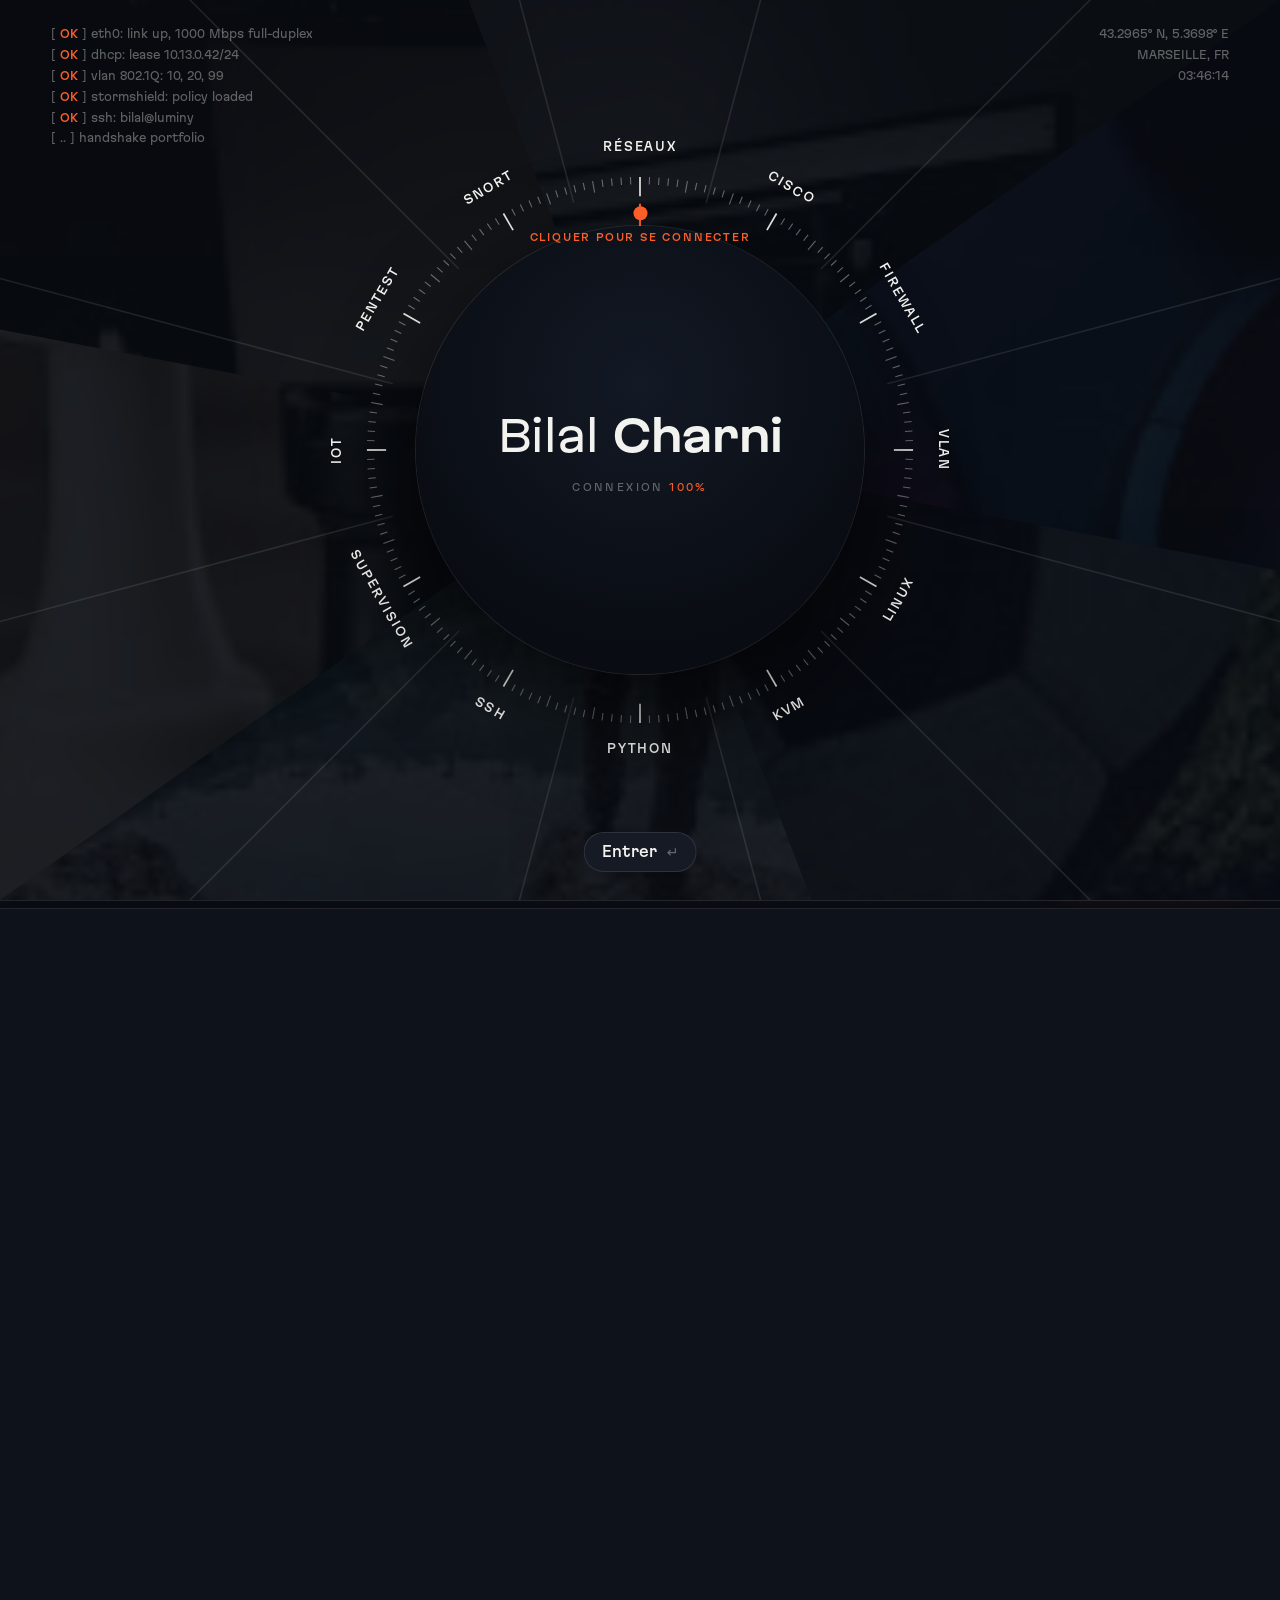
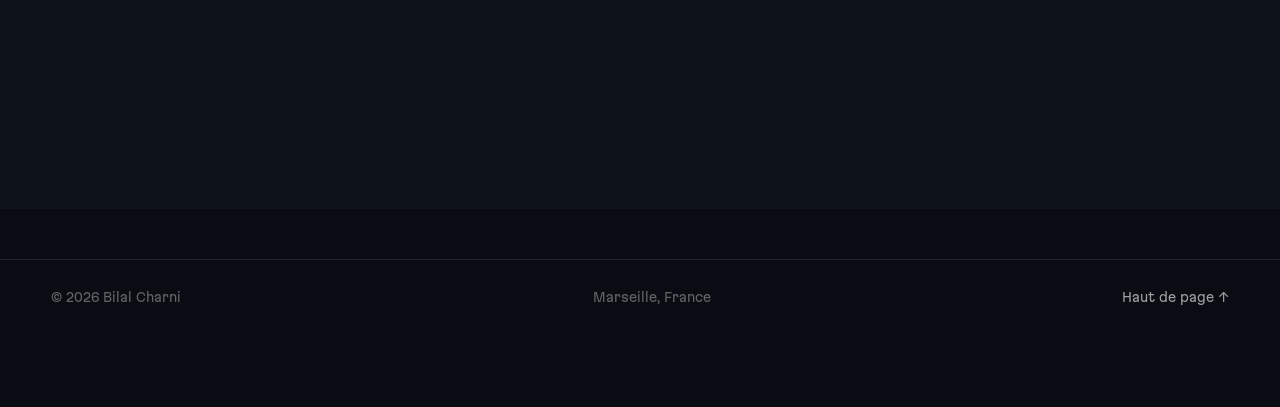
<file: index.html>
<!DOCTYPE html>
<html lang="fr">
<head>
<meta charset="UTF-8">
<meta name="viewport" content="width=device-width, initial-scale=1.0">
<title>Bilal Charni - Portfolio Cybersécurité</title>
<meta name="description" content="Bilal Charni, étudiant en BUT Réseaux et Télécommunications (cybersécurité) à l'IUT d'Aix-Marseille. Recherche d'alternance en administration systèmes et réseaux.">
<meta name="theme-color" content="#090c12">
<link rel="icon" href="data:image/svg+xml,%3Csvg xmlns='http://www.w3.org/2000/svg' viewBox='0 0 32 32'%3E%3Crect width='32' height='32' rx='8' fill='%23090c12'/%3E%3Ccircle cx='16' cy='16' r='5' fill='%23fb5e28'/%3E%3C/svg%3E">
<link rel="preload" href="fonts/MartianGrotesk-StdRg.woff2" as="font" type="font/woff2" crossorigin>
<link rel="preload" href="fonts/MartianGrotesk-sWdBd.woff2" as="font" type="font/woff2" crossorigin>
<link rel="stylesheet" href="assets/css/style.css?v=5">
<script>try{if(sessionStorage.getItem("pt"))document.documentElement.classList.add("pt-enter")}catch(e){}</script>
</head>
<body data-page="home">

<!-- Intro : cadran de connexion (une fois par visite) -->
<div id="tuner" role="dialog" aria-label="Introduction">
  <div class="wedges" aria-hidden="true"></div>
  <svg class="rays" aria-hidden="true"></svg>
  <div class="boot" aria-hidden="true"></div>
  <div class="meta" aria-hidden="true">43.2965° N, 5.3698° E<br>MARSEILLE, FR<br><span id="clock">--:--:--</span></div>
  <div class="dial">
    <svg class="ring" viewBox="0 0 600 600" aria-hidden="true"><g class="ticks"></g><g class="labels"></g><g class="needle"><line x1="300" y1="70" x2="300" y2="96" stroke="#fb5e28" stroke-width="2" stroke-linecap="round"/></g></svg>
    <div class="face"><div class="name">Bilal <b>Charni</b><small><span data-l="fr">Connexion</span><span data-l="en">Connecting</span> <span class="pct">0%</span></small></div></div>
    <button class="tune" id="tuneBtn" aria-label="Entrer sur le portfolio"><i></i><small data-l="fr">Cliquer pour se connecter</small><small data-l="en">Click to connect</small></button>
  </div>
  <div class="enter"><button class="pill dark" data-enter><span data-l="fr">Entrer</span><span data-l="en">Enter</span> <em>↵</em></button></div>
</div>

<main id="main">
<section id="hero">
  <canvas id="corridor" aria-hidden="true"></canvas>
  <div class="vig"></div><div class="fade"></div>
  <article class="hero-card">
    <div class="bar"><span style="display:flex;align-items:center"><span class="lights"><i></i><i></i><i></i></span>bilal@luminy:~$&nbsp;<span class="typed" id="typed"></span></span><b><span data-l="fr">En ligne</span><span data-l="en">Online</span></b></div>
    <h1 class="st hero-st"><span data-l="fr">Administration <span class="lite">systèmes et réseaux.</span></span><span data-l="en">Systems &amp; <span class="lite">network administration.</span></span></h1>
    <p data-l="fr">Moi, c'est Bilal. Étudiant en <strong>BUT Réseaux et Télécommunications, parcours cybersécurité</strong> à l'IUT d'Aix-Marseille. J'aime concevoir, configurer et sécuriser des infrastructures, et comprendre les systèmes de A à Z. Certifié <strong>Cisco CCNA 1, 2 et 3</strong> et <strong>Stormshield CSNA</strong>.</p>
    <p data-l="en">I'm Bilal, a <strong>Bachelor's student in Networks and Telecommunications, Cybersecurity track</strong> at the IUT of Aix-Marseille. I love designing, configuring and securing infrastructures, and understanding systems from A to Z. Certified <strong>Cisco CCNA 1, 2 and 3</strong> and <strong>Stormshield CSNA</strong>.</p>
    <div class="state"><code>&gt;&gt;&gt;</code>
      <span data-l="fr">Je recherche une <strong>alternance</strong> en administration systèmes et réseaux, dès maintenant et jusqu'en août 2027 (16 semaines à l'IUT, 28 en entreprise). Ouvert aussi à un <strong>stage de mars à août 2027</strong>.</span>
      <span data-l="en">Looking for a <strong>work-study position</strong> in systems and network administration, starting now until August 2027 (16 weeks at school, 28 in the company). Also open to an <strong>internship from March to August 2027</strong>.</span>
    </div>
    <div class="foot">
      <div class="grp">
        <a class="pill" href="CV/CV_Bilal_Charni.pdf" target="_blank" rel="noopener" data-mag>CV 2026 <em data-l="fr">Visualiser</em><em data-l="en">View</em></a>
        <a class="pill dark" href="CV/CV_Bilal_Charni.pdf" download data-mag><span data-l="fr">Télécharger</span><span data-l="en">Download</span> <em>PDF</em></a>
      </div>
      <a class="round" href="#explorer" aria-label="Voir la suite" data-mag><svg viewBox="0 0 16 16" fill="none" stroke="currentColor" stroke-width="1.8"><path d="M8 2v12M3 9l5 5 5-5"/></svg></a>
    </div>
  </article>
</section>

<div class="marquee" aria-hidden="true"><div class="track" id="marquee"></div></div>

<section class="sec" id="explorer">
  <div class="sec-h reveal"><svg viewBox="0 0 54 16" fill="none"><path d="M1 4l5 8 5-8" stroke="#fb5e28" stroke-width="2" stroke-linecap="round" stroke-linejoin="round"/><path d="M16 8l3-4 3 8 3-8 3 8 3-8 3 8 3-8 3 8 3-8 3 4" stroke="#f2f2ef" stroke-width="1.4" stroke-linecap="round" stroke-linejoin="round"/></svg><h2 class="st"><span data-l="fr">Explorer le portfolio</span><span data-l="en">Explore the portfolio</span></h2></div>
  <div class="explore">
    <a class="ex reveal" href="competences.html"><span class="round" aria-hidden="true"><svg viewBox="0 0 16 16" fill="none" stroke="currentColor" stroke-width="1.8"><path d="M4 12L12 4M5 4h7v7"/></svg></span><span class="num">02</span><div><h3><span data-l="fr">Compétences</span><span data-l="en">Skills</span></h3><p data-l="fr">Réseau Cisco, pare-feu Stormshield, Linux, virtualisation, scripts Python.</p><p data-l="en">Cisco networking, Stormshield firewalls, Linux, virtualisation, Python scripting.</p></div></a>
    <a class="ex reveal" href="projets.html"><span class="round" aria-hidden="true"><svg viewBox="0 0 16 16" fill="none" stroke="currentColor" stroke-width="1.8"><path d="M4 12L12 4M5 4h7v7"/></svg></span><span class="num">03</span><div><h3><span data-l="fr">Projets</span><span data-l="en">Projects</span></h3><p data-l="fr">Pentest, centralisation de logs, supervision DHCP et vidéosurveillance.</p><p data-l="en">Pentest, log centralisation, DHCP supervision and video surveillance.</p></div></a>
    <a class="ex reveal" href="parcours.html"><span class="round" aria-hidden="true"><svg viewBox="0 0 16 16" fill="none" stroke="currentColor" stroke-width="1.8"><path d="M4 12L12 4M5 4h7v7"/></svg></span><span class="num">04</span><div><h3><span data-l="fr">Parcours</span><span data-l="en">Experience</span></h3><p data-l="fr">Stage IoT à Luminy, formation, certifications, passions et objectifs.</p><p data-l="en">IoT internship at Luminy, education, certifications, interests and goals.</p></div></a>
    <a class="ex reveal" href="contact.html"><span class="round" aria-hidden="true"><svg viewBox="0 0 16 16" fill="none" stroke="currentColor" stroke-width="1.8"><path d="M4 12L12 4M5 4h7v7"/></svg></span><span class="num">05</span><div><h3>Contact</h3><p data-l="fr">Mail, téléphone, LinkedIn et CV à télécharger.</p><p data-l="en">Email, phone, LinkedIn and downloadable CV.</p></div></a>
  </div>
</section>
</main>

<script src="assets/js/data.js?v=5"></script>
<script src="assets/js/site.js?v=5"></script>
<script src="assets/js/home.js?v=5"></script>
</body>
</html>
</file>
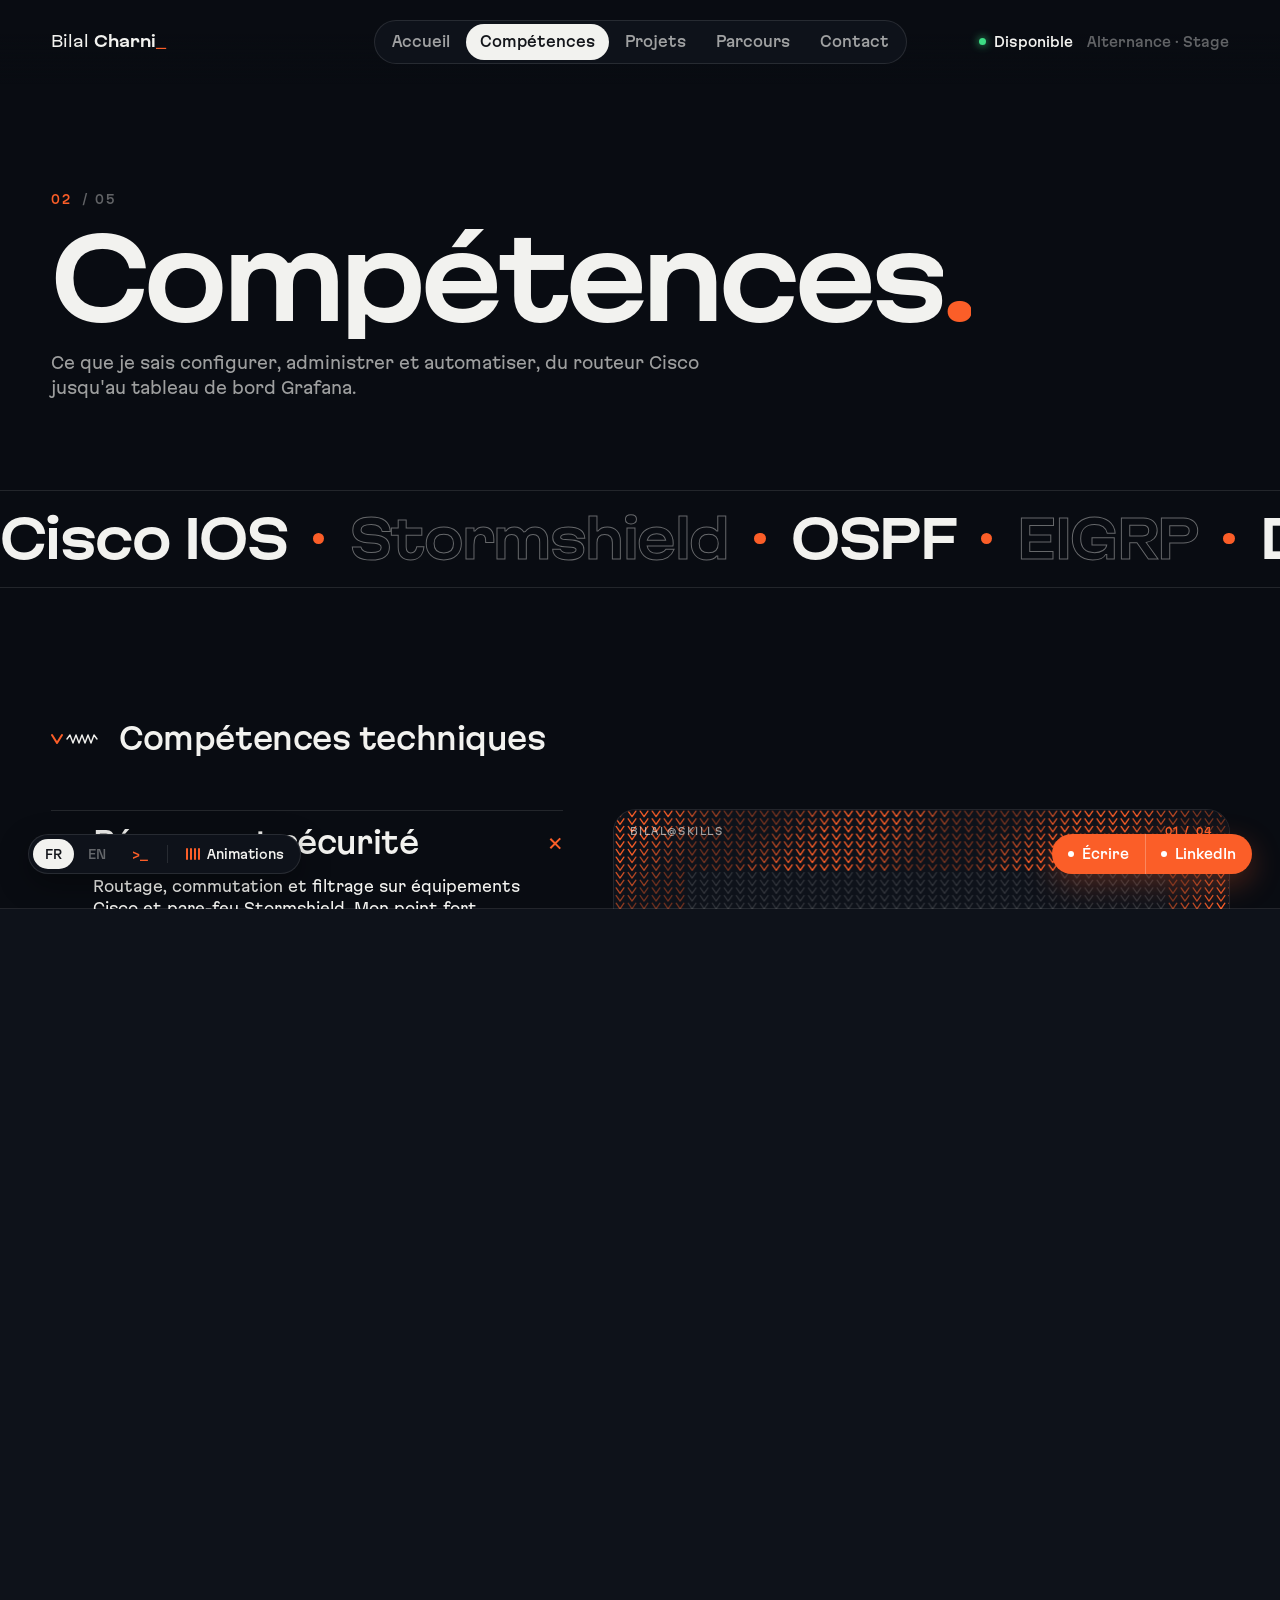
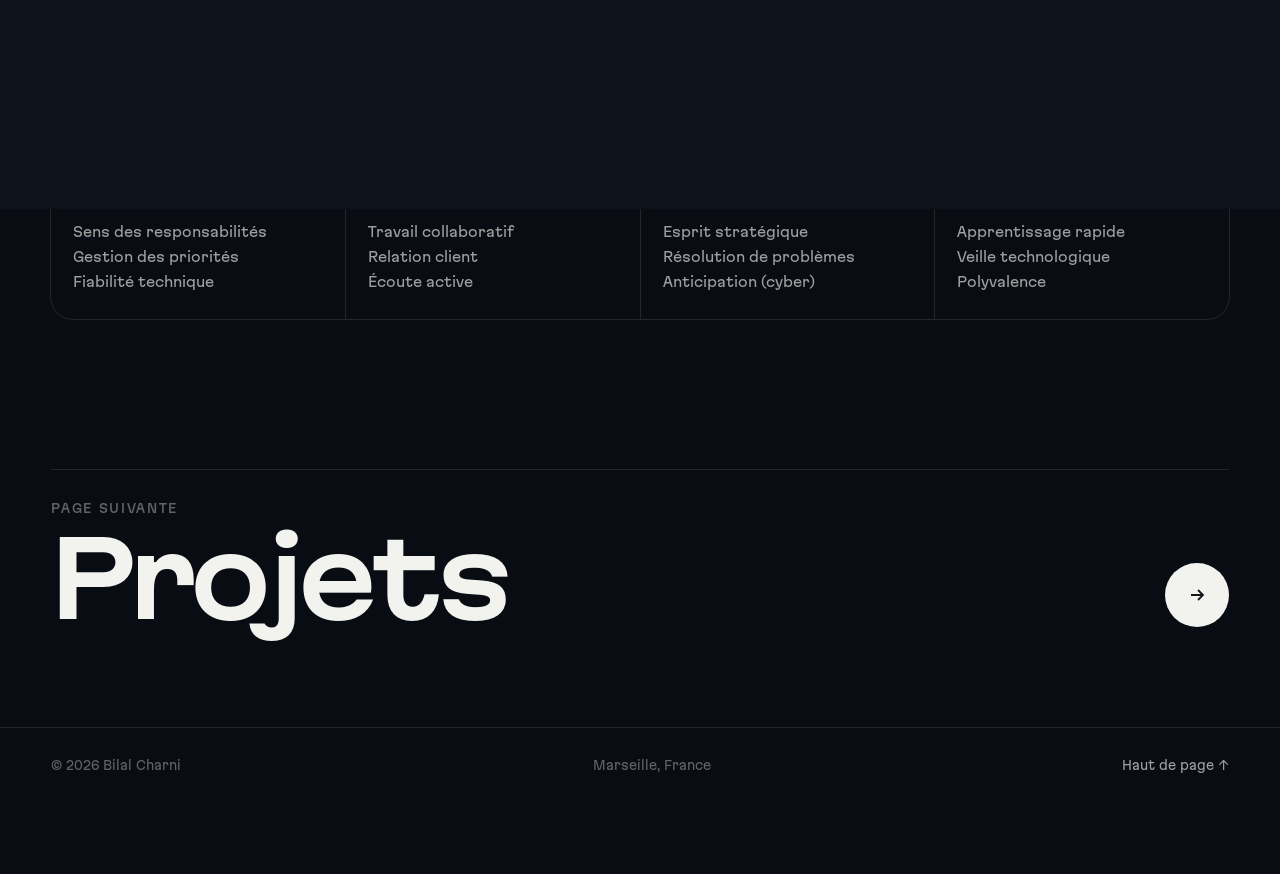
<file: competences.html>
<!DOCTYPE html>
<html lang="fr">
<head>
<meta charset="UTF-8">
<meta name="viewport" content="width=device-width, initial-scale=1.0">
<title>Compétences - Bilal Charni</title>
<meta name="description" content="Compétences de Bilal Charni : réseau Cisco, pare-feu Stormshield, Linux, virtualisation, Python.">
<meta name="theme-color" content="#090c12">
<link rel="icon" href="data:image/svg+xml,%3Csvg xmlns='http://www.w3.org/2000/svg' viewBox='0 0 32 32'%3E%3Crect width='32' height='32' rx='8' fill='%23090c12'/%3E%3Ccircle cx='16' cy='16' r='5' fill='%23fb5e28'/%3E%3C/svg%3E">
<link rel="preload" href="fonts/MartianGrotesk-StdRg.woff2" as="font" type="font/woff2" crossorigin>
<link rel="preload" href="fonts/MartianGrotesk-sWdBd.woff2" as="font" type="font/woff2" crossorigin>
<link rel="stylesheet" href="assets/css/style.css?v=5">
<script>try{if(sessionStorage.getItem("pt"))document.documentElement.classList.add("pt-enter")}catch(e){}</script>
</head>
<body data-page="competences">
<main id="main">
<header class="page-hero">
  <div class="kick reveal"><b>02</b> / 05</div>
  <h1 class="st"><span data-l="fr">Compétences<i>.</i></span><span data-l="en">Skills<i>.</i></span></h1>
  <p class="reveal"><span data-l="fr">Ce que je sais configurer, administrer et automatiser, du routeur Cisco jusqu'au tableau de bord Grafana.</span><span data-l="en">What I can configure, administer and automate, from a Cisco router to a Grafana dashboard.</span></p>
</header>
<div class="marquee thin rev" aria-hidden="true"><div class="track" data-words="Cisco IOS|Stormshield|OSPF|EIGRP|Debian|KVM|Icinga|Grafana|InfluxDB|MQTT|Bash|Python"></div></div>
<section class="sec">
  <div class="sec-h reveal"><svg viewBox="0 0 54 16" fill="none"><path d="M1 4l5 8 5-8" stroke="#fb5e28" stroke-width="2" stroke-linecap="round" stroke-linejoin="round"/><path d="M16 8l3-4 3 8 3-8 3 8 3-8 3 8 3-8 3 8 3-8 3 4" stroke="#f2f2ef" stroke-width="1.4" stroke-linecap="round" stroke-linejoin="round"/></svg><h2 class="st"><span data-l="fr">Compétences techniques</span><span data-l="en">Technical skills</span></h2></div>
  <div class="split">
    <div class="reveal">
      <div class="acc-list" id="skills"></div>
      <p class="tools-line"><span data-l="fr">Outils :</span><span data-l="en">Tools:</span> Wireshark, Nmap, Tcpdump, Kali Linux, Snort, Hydra, Cisco Packet Tracer / IOS, Grafana, Icinga 2.</p>
    </div>
    <div class="screen reveal" id="skillScreen"><canvas></canvas>
      <div class="corner"><span>bilal@skills</span><b id="skillIdx">01 / 04</b></div>
      <div class="label"><span class="pill" id="skillPill"></span><span class="round" aria-hidden="true"><svg viewBox="0 0 16 16" fill="currentColor"><path d="M5 3l8 5-8 5z"/></svg></span></div>
    </div>
  </div>
</section>
<section class="sec">
  <div class="stats">
    <div class="reveal"><div class="v" data-count="3">0</div><div class="k"><span data-l="fr">Modules Cisco CCNA validés</span><span data-l="en">Cisco CCNA modules earned</span></div></div>
    <div class="reveal"><div class="v" data-count="4">0</div><div class="k"><span data-l="fr">Projets techniques détaillés</span><span data-l="en">Detailed technical projects</span></div></div>
    <div class="reveal"><div class="v" data-count="28">0</div><div class="k"><span data-l="fr">Semaines en entreprise par an</span><span data-l="en">Weeks in company per year</span></div></div>
    <div class="reveal"><div class="v" data-count="3">0</div><div class="k"><span data-l="fr">Langues : français, arabe, anglais</span><span data-l="en">Languages: French, Arabic, English</span></div></div>
  </div>
</section>
<section class="sec">
  <div class="sec-h reveal"><svg viewBox="0 0 54 16" fill="none"><path d="M1 4l5 8 5-8" stroke="#fb5e28" stroke-width="2" stroke-linecap="round" stroke-linejoin="round"/><path d="M16 8l3-4 3 8 3-8 3 8 3-8 3 8 3-8 3 8 3-8 3 4" stroke="#f2f2ef" stroke-width="1.4" stroke-linecap="round" stroke-linejoin="round"/></svg><h2 class="st"><span data-l="fr">Savoir-être</span><span data-l="en">Soft skills</span></h2></div>
  <div class="soft reveal" id="soft"></div>
</section>
</main>
<a class="next reveal" href="projets.html"><div><div><small><span data-l="fr">Page suivante</span><span data-l="en">Next page</span></small><h2><span data-l="fr">Projets</span><span data-l="en">Projects</span></h2></div><span class="round" aria-hidden="true"><svg viewBox="0 0 16 16" fill="none" stroke="currentColor" stroke-width="1.8"><path d="M2 8h12M9 3l5 5-5 5"/></svg></span></div></a>
<script src="assets/js/data.js?v=5"></script>
<script src="assets/js/site.js?v=5"></script>
</body>
</html>
</file>
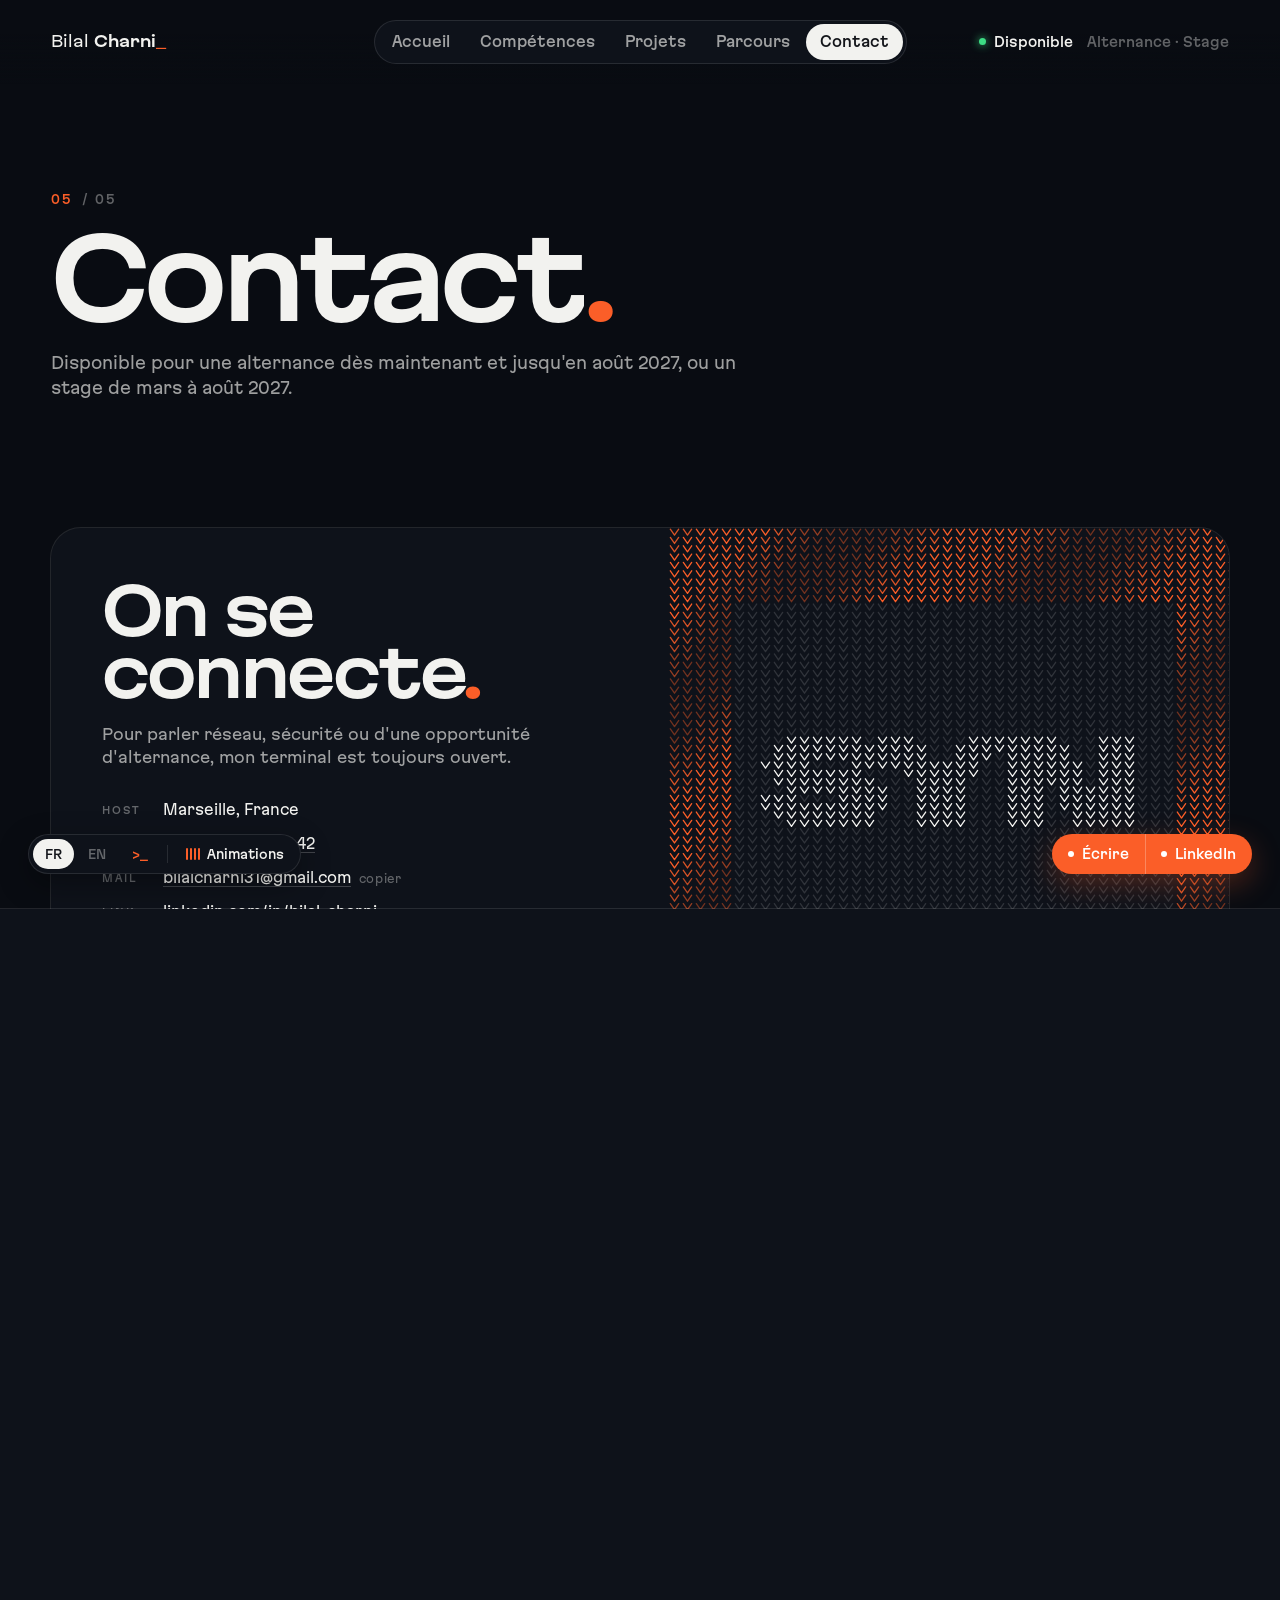
<file: contact.html>
<!DOCTYPE html>
<html lang="fr">
<head>
<meta charset="UTF-8">
<meta name="viewport" content="width=device-width, initial-scale=1.0">
<title>Contact - Bilal Charni</title>
<meta name="description" content="Contacter Bilal Charni : mail, téléphone, LinkedIn et CV.">
<meta name="theme-color" content="#090c12">
<link rel="icon" href="data:image/svg+xml,%3Csvg xmlns='http://www.w3.org/2000/svg' viewBox='0 0 32 32'%3E%3Crect width='32' height='32' rx='8' fill='%23090c12'/%3E%3Ccircle cx='16' cy='16' r='5' fill='%23fb5e28'/%3E%3C/svg%3E">
<link rel="preload" href="fonts/MartianGrotesk-StdRg.woff2" as="font" type="font/woff2" crossorigin>
<link rel="preload" href="fonts/MartianGrotesk-sWdBd.woff2" as="font" type="font/woff2" crossorigin>
<link rel="stylesheet" href="assets/css/style.css?v=5">
<script>try{if(sessionStorage.getItem("pt"))document.documentElement.classList.add("pt-enter")}catch(e){}</script>
</head>
<body data-page="contact">
<main id="main">
<header class="page-hero">
  <div class="kick reveal"><b>05</b> / 05</div>
  <h1 class="st"><span data-l="fr">Contact<i>.</i></span><span data-l="en">Contact<i>.</i></span></h1>
  <p class="reveal"><span data-l="fr">Disponible pour une alternance dès maintenant et jusqu'en août 2027, ou un stage de mars à août 2027.</span><span data-l="en">Available for a work-study position now until August 2027, or an internship from March to August 2027.</span></p>
</header>
<section class="sec">
  <div class="contact reveal">
    <div class="l">
      <div>
        <h2><span data-l="fr">On se connecte<i>.</i></span><span data-l="en">Let's connect<i>.</i></span></h2>
        <p data-l="fr">Pour parler réseau, sécurité ou d'une opportunité d'alternance, mon terminal est toujours ouvert.</p>
        <p data-l="en">To talk networking, security or a work-study opportunity, my terminal is always open.</p>
      </div>
      <dl>
        <dt>HOST</dt><dd>Marseille, France</dd>
        <dt>PORT</dt><dd><a href="tel:+33616867842">+33 (0)6 16 86 78 42</a></dd>
        <dt>MAIL</dt><dd><a href="mailto:bilalcharni31@gmail.com">bilalcharni31@gmail.com</a><button class="copy" data-copy="bilalcharni31@gmail.com"><span data-l="fr">copier</span><span data-l="en">copy</span></button></dd>
        <dt>LINK</dt><dd><a href="https://www.linkedin.com/in/bilal-charni-7b0b63357/" target="_blank" rel="noopener">linkedin.com/in/bilal-charni</a></dd>
      </dl>
      <div class="acts">
        <a class="pill acc" href="mailto:bilalcharni31@gmail.com" data-mag><span class="dot"></span><span data-l="fr">Envoyer un mail</span><span data-l="en">Send an email</span></a>
        <a class="pill" href="CV/CV_Bilal_Charni.pdf" target="_blank" rel="noopener" data-mag>CV <em>PDF</em></a>
      </div>
    </div>
    <div class="r" aria-hidden="true"><canvas id="contactCanvas"></canvas></div>
  </div>
</section>
<div class="wordmark" aria-hidden="true"><div class="reveal">CHARNI<i>.</i></div></div>
</main>
<a class="next reveal" href="index.html"><div><div><small><span data-l="fr">Page suivante</span><span data-l="en">Next page</span></small><h2><span data-l="fr">Accueil</span><span data-l="en">Home</span></h2></div><span class="round" aria-hidden="true"><svg viewBox="0 0 16 16" fill="none" stroke="currentColor" stroke-width="1.8"><path d="M2 8h12M9 3l5 5-5 5"/></svg></span></div></a>
<script src="assets/js/data.js?v=5"></script>
<script src="assets/js/site.js?v=5"></script>
</body>
</html>
</file>
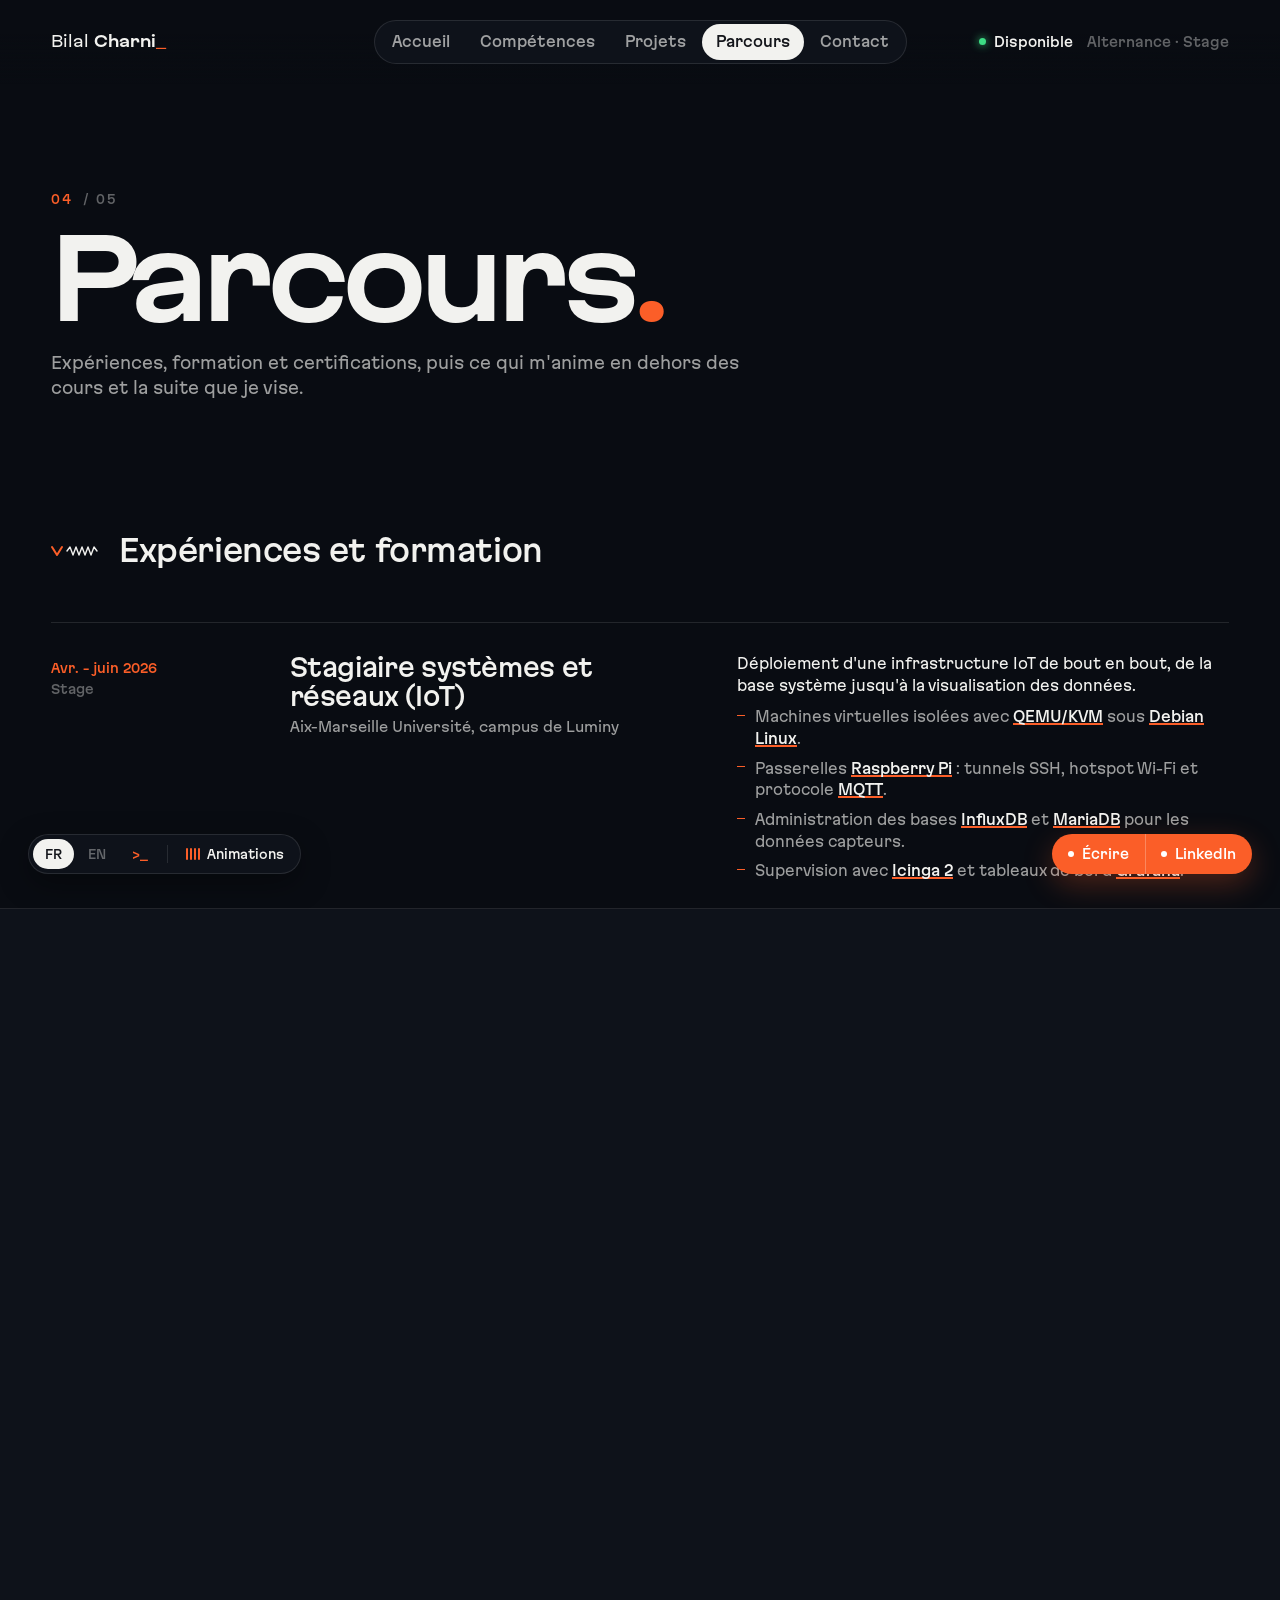
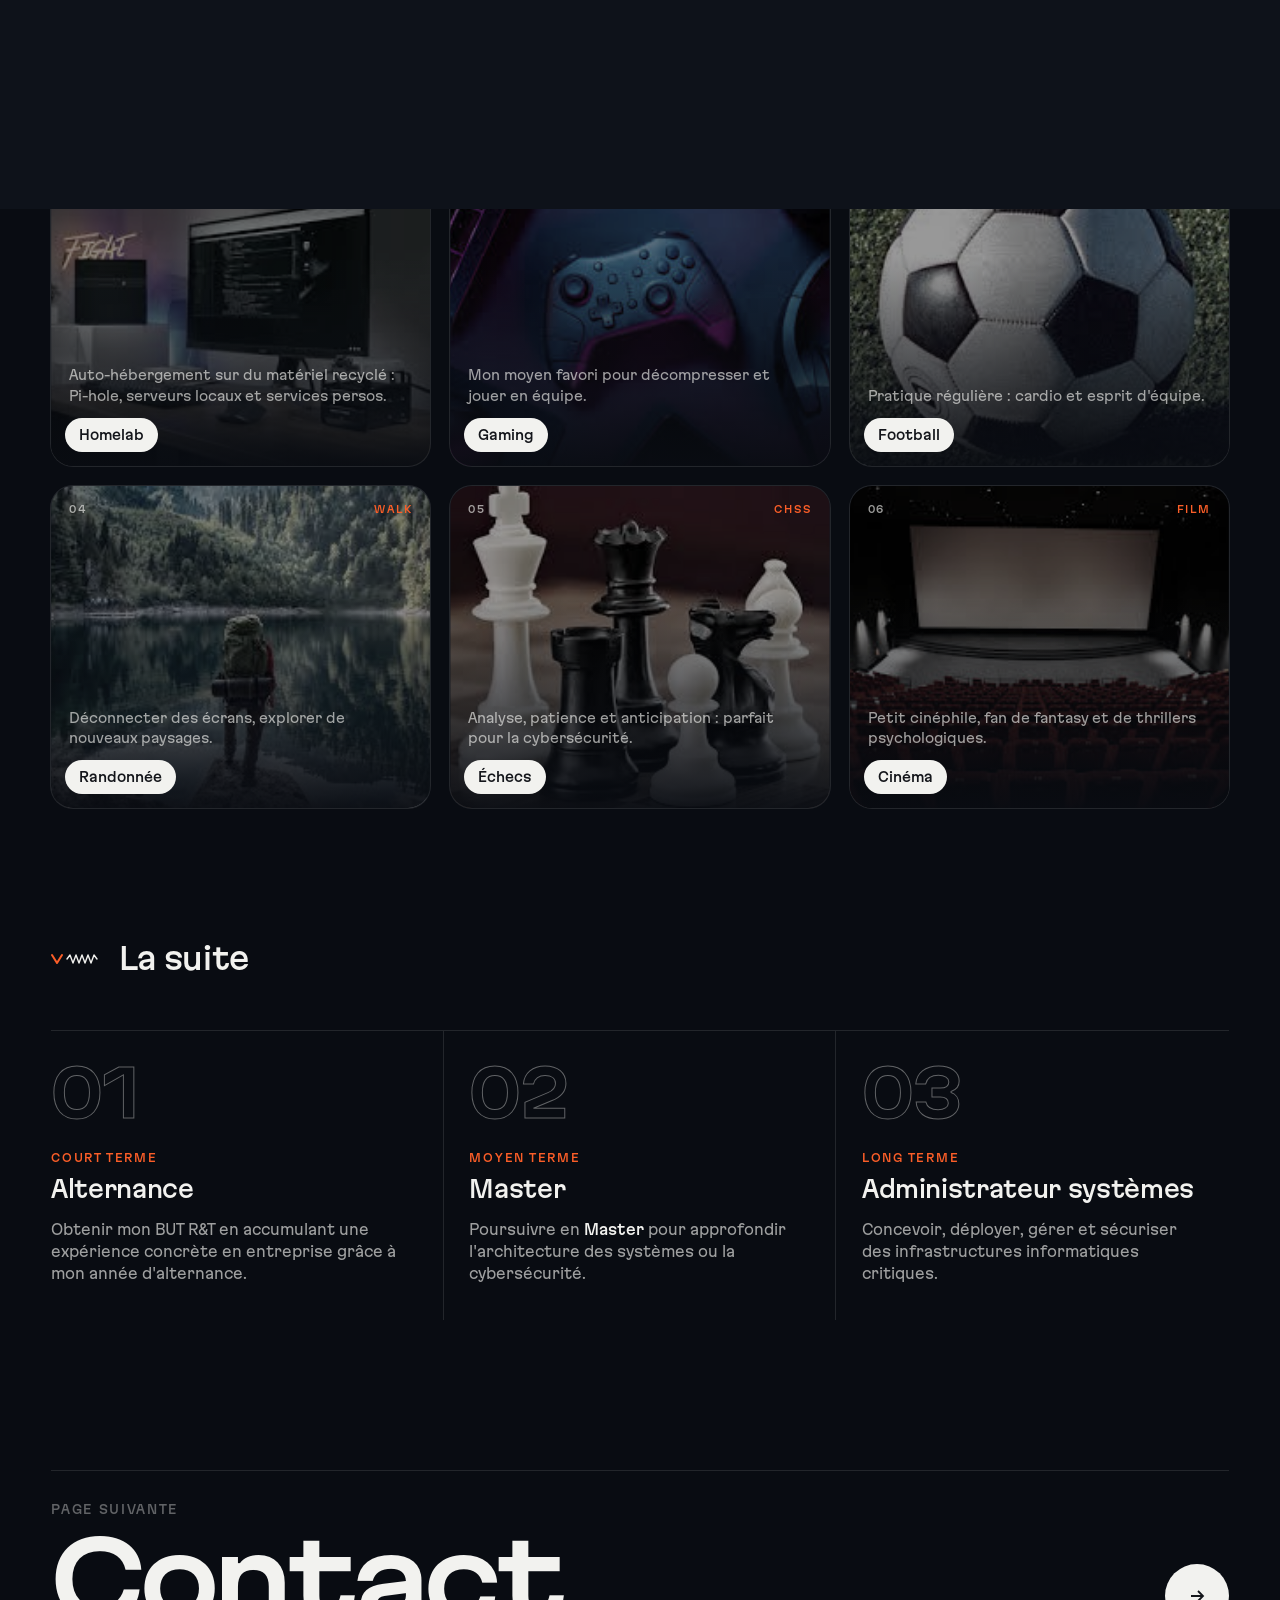
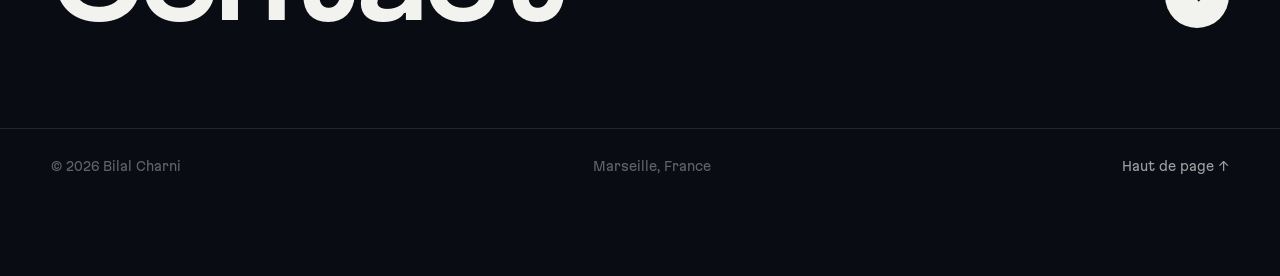
<file: parcours.html>
<!DOCTYPE html>
<html lang="fr">
<head>
<meta charset="UTF-8">
<meta name="viewport" content="width=device-width, initial-scale=1.0">
<title>Parcours - Bilal Charni</title>
<meta name="description" content="Parcours de Bilal Charni : stage IoT à Luminy, BUT R&amp;T cybersécurité, certifications Cisco et Stormshield.">
<meta name="theme-color" content="#090c12">
<link rel="icon" href="data:image/svg+xml,%3Csvg xmlns='http://www.w3.org/2000/svg' viewBox='0 0 32 32'%3E%3Crect width='32' height='32' rx='8' fill='%23090c12'/%3E%3Ccircle cx='16' cy='16' r='5' fill='%23fb5e28'/%3E%3C/svg%3E">
<link rel="preload" href="fonts/MartianGrotesk-StdRg.woff2" as="font" type="font/woff2" crossorigin>
<link rel="preload" href="fonts/MartianGrotesk-sWdBd.woff2" as="font" type="font/woff2" crossorigin>
<link rel="stylesheet" href="assets/css/style.css?v=5">
<script>try{if(sessionStorage.getItem("pt"))document.documentElement.classList.add("pt-enter")}catch(e){}</script>
</head>
<body data-page="parcours">
<main id="main">
<header class="page-hero">
  <div class="kick reveal"><b>04</b> / 05</div>
  <h1 class="st"><span data-l="fr">Parcours<i>.</i></span><span data-l="en">Experience<i>.</i></span></h1>
  <p class="reveal"><span data-l="fr">Expériences, formation et certifications, puis ce qui m'anime en dehors des cours et la suite que je vise.</span><span data-l="en">Experience, education and certifications, then what drives me outside of class and where I'm heading.</span></p>
</header>
<section class="sec">
  <div class="sec-h reveal"><svg viewBox="0 0 54 16" fill="none"><path d="M1 4l5 8 5-8" stroke="#fb5e28" stroke-width="2" stroke-linecap="round" stroke-linejoin="round"/><path d="M16 8l3-4 3 8 3-8 3 8 3-8 3 8 3-8 3 8 3-8 3 4" stroke="#f2f2ef" stroke-width="1.4" stroke-linecap="round" stroke-linejoin="round"/></svg><h2 class="st"><span data-l="fr">Expériences et formation</span><span data-l="en">Experience &amp; education</span></h2></div>
  <div class="tl">
    <div class="tl-row reveal">
      <div class="when"><b><span data-l="fr">Avr. - juin 2026</span><span data-l="en">Apr. - June 2026</span></b><span data-l="fr">Stage</span><span data-l="en">Internship</span></div>
      <div><h3><span data-l="fr">Stagiaire systèmes et réseaux (IoT)</span><span data-l="en">Systems and networks intern (IoT)</span></h3><div class="where"><span data-l="fr">Aix-Marseille Université, campus de Luminy</span><span data-l="en">Aix-Marseille University, Luminy campus</span></div></div>
      <div>
        <p class="intro" data-l="fr">Déploiement d'une infrastructure IoT de bout en bout, de la base système jusqu'à la visualisation des données.</p>
        <p class="intro" data-l="en">End-to-end deployment of an IoT infrastructure, from the system layer up to data visualisation.</p>
        <ul data-l="fr">
          <li>Machines virtuelles isolées avec <strong>QEMU/KVM</strong> sous <strong>Debian Linux</strong>.</li>
          <li>Passerelles <strong>Raspberry Pi</strong> : tunnels SSH, hotspot Wi-Fi et protocole <strong>MQTT</strong>.</li>
          <li>Administration des bases <strong>InfluxDB</strong> et <strong>MariaDB</strong> pour les données capteurs.</li>
          <li>Supervision avec <strong>Icinga 2</strong> et tableaux de bord <strong>Grafana</strong>.</li>
        </ul>
        <ul data-l="en">
          <li>Isolated virtual machines with <strong>QEMU/KVM</strong> on <strong>Debian Linux</strong>.</li>
          <li><strong>Raspberry Pi</strong> gateways: SSH tunnels, Wi-Fi hotspot and <strong>MQTT</strong>.</li>
          <li>Administration of <strong>InfluxDB</strong> and <strong>MariaDB</strong> databases for sensor data.</li>
          <li>Monitoring with <strong>Icinga 2</strong> and <strong>Grafana</strong> dashboards.</li>
        </ul>
      </div>
    </div>
    <div class="tl-row reveal">
      <div class="when"><b>2022 - 2024</b><span data-l="fr">Job étudiant</span><span data-l="en">Student job</span></div>
      <div><h3><span data-l="fr">Employé polyvalent</span><span data-l="en">Versatile employee</span></h3><div class="where"><span data-l="fr">Épicerie, Marseille</span><span data-l="en">Grocery store, Marseille</span></div></div>
      <div>
        <p class="intro" data-l="fr">Premier poste dès 16 ans, en parallèle des études. Une vraie école de l'autonomie et des responsabilités.</p>
        <p class="intro" data-l="en">First job at 16, alongside my studies. A real school of autonomy and responsibility.</p>
        <ul data-l="fr">
          <li><strong>Gestion autonome :</strong> caisse, flux financiers, ouverture et fermeture de la boutique.</li>
          <li><strong>Relation client :</strong> accueil, conseil et fidélisation d'une clientèle de quartier.</li>
          <li><strong>Logistique :</strong> organisation des rayons, inventaires et gestion des stocks.</li>
        </ul>
        <ul data-l="en">
          <li><strong>Autonomous management:</strong> cash register, cash flow, opening and closing the shop.</li>
          <li><strong>Customer relations:</strong> welcoming, advising and building loyalty with local customers.</li>
          <li><strong>Logistics:</strong> shelf organisation, inventories and stock management.</li>
        </ul>
      </div>
    </div>
    <div class="tl-row reveal">
      <div class="when"><b>2024 - 2027</b><span data-l="fr">Formation</span><span data-l="en">Education</span></div>
      <div><h3><span data-l="fr">BUT Réseaux et Télécommunications, parcours Cybersécurité</span><span data-l="en">Bachelor in Networks &amp; Telecommunications, Cybersecurity track</span></h3><div class="where">IUT d'Aix-Marseille, Luminy</div></div>
      <div>
        <ul data-l="fr">
          <li><strong>DUT R&amp;T</strong> obtenu en 2026 (diplôme intermédiaire après la 2e année).</li>
          <li>Routage et commutation, sécurité réseau, Linux, Windows Server, cryptographie, fibre optique, VoIP.</li>
          <li><strong>Bac général</strong> spécialités Mathématiques et NSI, mention Assez bien (2024), lycée Antonin Artaud.</li>
        </ul>
        <ul data-l="en">
          <li><strong>DUT R&amp;T</strong> obtained in 2026 (intermediate diploma after year 2).</li>
          <li>Routing and switching, network security, Linux, Windows Server, cryptography, optical fibre, VoIP.</li>
          <li><strong>French Baccalauréat</strong>, Mathematics and Computer Science, with honours (2024), Lycée Antonin Artaud.</li>
        </ul>
      </div>
    </div>
    <div class="tl-row reveal">
      <div class="when"><b>Certifications</b><span data-l="fr">Validées</span><span data-l="en">Earned</span></div>
      <div><h3><span data-l="fr">Cisco, Stormshield et ANSSI</span><span data-l="en">Cisco, Stormshield and ANSSI</span></h3><div class="where"><span data-l="fr">Réseau, pare-feu et sensibilisation cyber</span><span data-l="en">Networking, firewall and cyber awareness</span></div></div>
      <div class="certs">
        <span class="pill dark">CCNA 1 <em>ITN</em></span>
        <span class="pill dark">CCNA 2 <em>SRWE</em></span>
        <span class="pill dark">CCNA 3 <em>ENSA</em></span>
        <span class="pill dark">Stormshield <em>CSNA</em></span>
        <span class="pill dark">SecNumacadémie <em>ANSSI</em></span>
      </div>
    </div>
  </div>
</section>
<section class="sec">
  <div class="sec-h reveal"><svg viewBox="0 0 54 16" fill="none"><path d="M1 4l5 8 5-8" stroke="#fb5e28" stroke-width="2" stroke-linecap="round" stroke-linejoin="round"/><path d="M16 8l3-4 3 8 3-8 3 8 3-8 3 8 3-8 3 8 3-8 3 4" stroke="#f2f2ef" stroke-width="1.4" stroke-linecap="round" stroke-linejoin="round"/></svg><h2 class="st"><span data-l="fr">En dehors des cours</span><span data-l="en">Outside of class</span></h2></div>
  <p class="pass-hint" aria-hidden="true"><span data-l="fr">Faites glisser</span><span data-l="en">Swipe</span> <i></i></p>
  <div class="pass" id="passGrid"></div>
</section>
<section class="sec">
  <div class="sec-h reveal"><svg viewBox="0 0 54 16" fill="none"><path d="M1 4l5 8 5-8" stroke="#fb5e28" stroke-width="2" stroke-linecap="round" stroke-linejoin="round"/><path d="M16 8l3-4 3 8 3-8 3 8 3-8 3 8 3-8 3 8 3-8 3 4" stroke="#f2f2ef" stroke-width="1.4" stroke-linecap="round" stroke-linejoin="round"/></svg><h2 class="st"><span data-l="fr">La suite</span><span data-l="en">What's next</span></h2></div>
  <div class="fut reveal">
    <div><div class="n">01</div><h3><span data-l="fr">Court terme</span><span data-l="en">Short term</span></h3><h4><span data-l="fr">Alternance</span><span data-l="en">Work-study</span></h4>
      <p data-l="fr">Obtenir mon BUT R&amp;T en accumulant une expérience concrète en entreprise grâce à mon année d'alternance.</p>
      <p data-l="en">Earn my Bachelor's degree while gaining hands-on company experience through a work-study year.</p></div>
    <div><div class="n">02</div><h3><span data-l="fr">Moyen terme</span><span data-l="en">Medium term</span></h3><h4>Master</h4>
      <p data-l="fr">Poursuivre en <strong>Master</strong> pour approfondir l'architecture des systèmes ou la cybersécurité.</p>
      <p data-l="en">Continue with a <strong>Master's degree</strong> to deepen systems architecture or cybersecurity.</p></div>
    <div><div class="n">03</div><h3><span data-l="fr">Long terme</span><span data-l="en">Long term</span></h3><h4><span data-l="fr">Administrateur systèmes</span><span data-l="en">Systems administrator</span></h4>
      <p data-l="fr">Concevoir, déployer, gérer et sécuriser des infrastructures informatiques critiques.</p>
      <p data-l="en">Design, deploy, manage and secure critical IT infrastructures.</p></div>
  </div>
</section>
</main>
<a class="next reveal" href="contact.html"><div><div><small><span data-l="fr">Page suivante</span><span data-l="en">Next page</span></small><h2>Contact</h2></div><span class="round" aria-hidden="true"><svg viewBox="0 0 16 16" fill="none" stroke="currentColor" stroke-width="1.8"><path d="M2 8h12M9 3l5 5-5 5"/></svg></span></div></a>
<script src="assets/js/data.js?v=5"></script>
<script src="assets/js/site.js?v=5"></script>
</body>
</html>
</file>
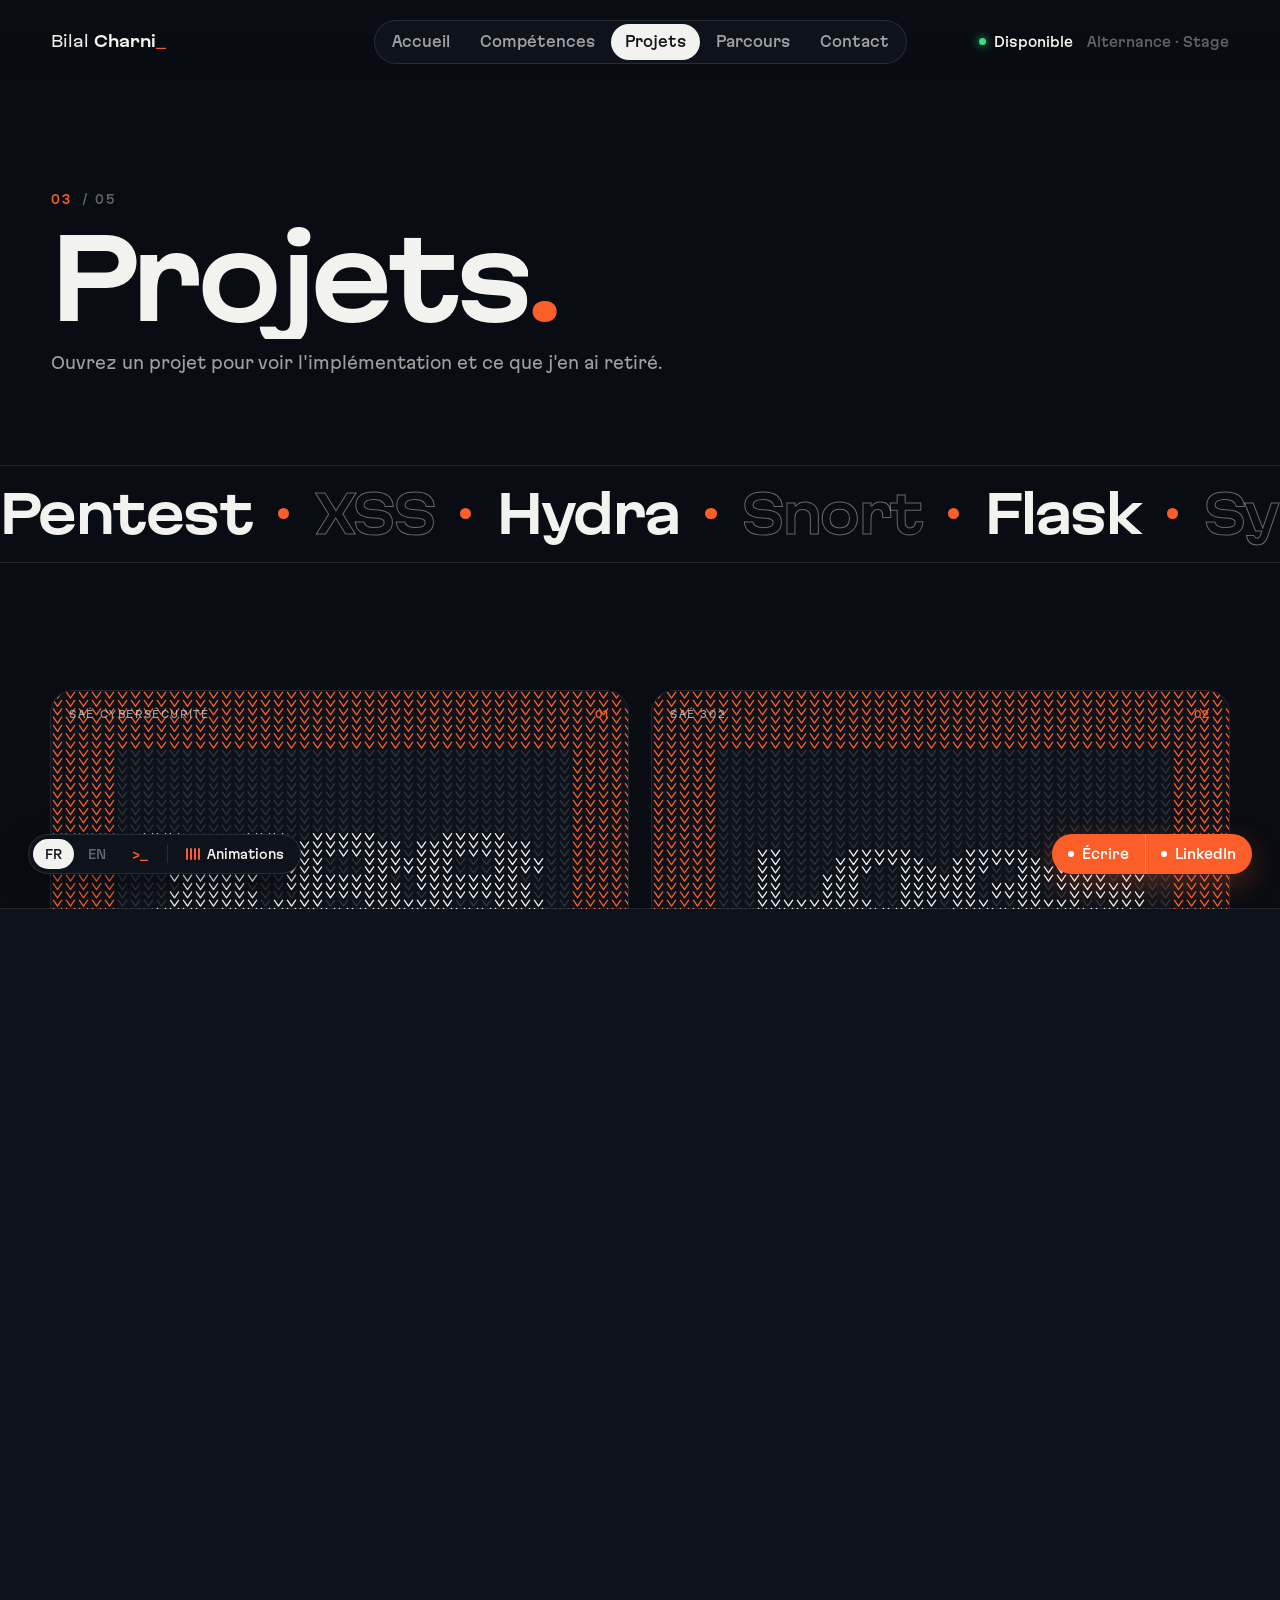
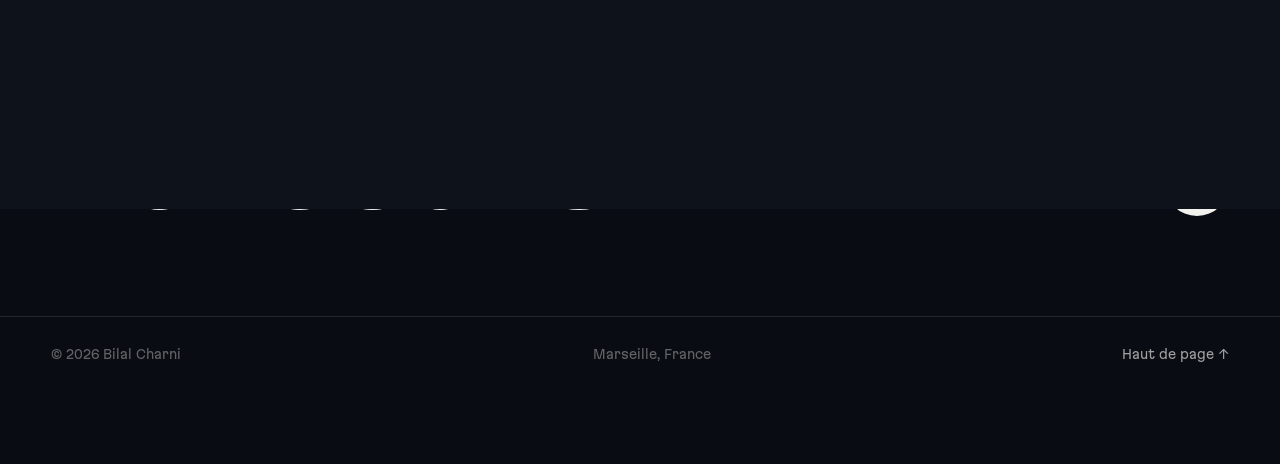
<file: projets.html>
<!DOCTYPE html>
<html lang="fr">
<head>
<meta charset="UTF-8">
<meta name="viewport" content="width=device-width, initial-scale=1.0">
<title>Projets - Bilal Charni</title>
<meta name="description" content="Projets techniques de Bilal Charni : pentest, centralisation de logs, supervision DHCP, vidéosurveillance.">
<meta name="theme-color" content="#090c12">
<link rel="icon" href="data:image/svg+xml,%3Csvg xmlns='http://www.w3.org/2000/svg' viewBox='0 0 32 32'%3E%3Crect width='32' height='32' rx='8' fill='%23090c12'/%3E%3Ccircle cx='16' cy='16' r='5' fill='%23fb5e28'/%3E%3C/svg%3E">
<link rel="preload" href="fonts/MartianGrotesk-StdRg.woff2" as="font" type="font/woff2" crossorigin>
<link rel="preload" href="fonts/MartianGrotesk-sWdBd.woff2" as="font" type="font/woff2" crossorigin>
<link rel="stylesheet" href="assets/css/style.css?v=5">
<script>try{if(sessionStorage.getItem("pt"))document.documentElement.classList.add("pt-enter")}catch(e){}</script>
</head>
<body data-page="projets">
<main id="main">
<header class="page-hero">
  <div class="kick reveal"><b>03</b> / 05</div>
  <h1 class="st"><span data-l="fr">Projets<i>.</i></span><span data-l="en">Projects<i>.</i></span></h1>
  <p class="reveal"><span data-l="fr">Ouvrez un projet pour voir l'implémentation et ce que j'en ai retiré.</span><span data-l="en">Open a project to see the implementation and what I learned.</span></p>
</header>
<div class="marquee thin" aria-hidden="true"><div class="track" data-words="Pentest|XSS|Hydra|Snort|Flask|Syslog|DHCP|VLAN|Fabric|Axis|Python"></div></div>
<section class="sec">
  <div class="proj-grid" id="projGrid"></div>
</section>
</main>
<a class="next reveal" href="parcours.html"><div><div><small><span data-l="fr">Page suivante</span><span data-l="en">Next page</span></small><h2><span data-l="fr">Parcours</span><span data-l="en">Experience</span></h2></div><span class="round" aria-hidden="true"><svg viewBox="0 0 16 16" fill="none" stroke="currentColor" stroke-width="1.8"><path d="M2 8h12M9 3l5 5-5 5"/></svg></span></div></a>
<script src="assets/js/data.js?v=5"></script>
<script src="assets/js/site.js?v=5"></script>
</body>
</html>
</file>
<file: assets/css/style.css>
/* Portfolio Bilal Charni - feuille de style commune */
@font-face{font-family:"Martian Grotesk";src:url(../../fonts/MartianGrotesk-StdRg.woff2) format("woff2");font-weight:400;font-display:swap}
@font-face{font-family:"Martian Grotesk";src:url(../../fonts/MartianGrotesk-StdMd.woff2) format("woff2");font-weight:500;font-display:swap}
@font-face{font-family:"Martian Grotesk";src:url(../../fonts/MartianGrotesk-StdBd.woff2) format("woff2");font-weight:700;font-display:swap}
@font-face{font-family:"Martian Wide";src:url(../../fonts/MartianGrotesk-sWdRg.woff2) format("woff2");font-weight:400;font-display:swap}
@font-face{font-family:"Martian Wide";src:url(../../fonts/MartianGrotesk-sWdBd.woff2) format("woff2");font-weight:700;font-display:swap}

:root{
  --bg:#090c12;--bg-2:#0e121a;--bg-3:#151a24;
  --line:rgba(242,242,239,.11);--line-2:rgba(242,242,239,.22);
  --fg:#f2f2ef;--fg-2:rgba(242,242,239,.64);--fg-3:rgba(242,242,239,.38);
  --acc:#fb5e28;--acc-soft:rgba(251,94,40,.14);
  --radius:22px;--ease:cubic-bezier(.16,1,.3,1);
  --gut:clamp(16px,4vw,72px);
}
*{box-sizing:border-box;margin:0;padding:0}
html{-webkit-text-size-adjust:100%;scroll-behavior:smooth}
body{background:var(--bg);color:var(--fg);font-family:"Martian Grotesk",system-ui,-apple-system,"Segoe UI",Roboto,sans-serif;font-size:15px;line-height:1.55;-webkit-font-smoothing:antialiased;overflow-x:hidden}
body.locked{overflow:hidden}
a{color:inherit;text-decoration:none}
button{font:inherit;color:inherit;background:none;border:0;cursor:pointer}
img{display:block;max-width:100%}
::selection{background:var(--acc);color:#fff}
.sr{position:absolute;width:1px;height:1px;overflow:hidden;clip:rect(0 0 0 0);white-space:nowrap}
:focus-visible{outline:2px solid var(--acc);outline-offset:3px;border-radius:8px}
html[lang=fr] [data-l=en],html[lang=en] [data-l=fr]{display:none!important}

/* ---------- curseur (souris uniquement) ---------- */
.cur,.cur-ring{position:fixed;left:0;top:0;z-index:300;pointer-events:none;border-radius:50%;opacity:0;transition:opacity .3s}
.cur{width:6px;height:6px;margin:-3px 0 0 -3px;background:var(--acc)}
.cur-ring{width:34px;height:34px;margin:-17px 0 0 -17px;box-shadow:inset 0 0 0 1px rgba(242,242,239,.35);display:grid;place-items:center;transition:opacity .3s,width .3s var(--ease),height .3s var(--ease),margin .3s var(--ease),background .3s}
.cur-ring span{font-size:10px;letter-spacing:.14em;text-transform:uppercase;font-weight:500;color:#14161b;opacity:0}
.cur-ring.hov{width:54px;height:54px;margin:-27px 0 0 -27px;box-shadow:inset 0 0 0 1px var(--acc)}
.cur-ring.big{width:84px;height:84px;margin:-42px 0 0 -42px;background:var(--fg);box-shadow:none}
.cur-ring.big span{opacity:1}
body.has-cursor .cur,body.has-cursor .cur-ring{opacity:1}

/* ---------- pills ---------- */
.pill{display:inline-flex;align-items:center;gap:10px;height:40px;padding:0 18px;border-radius:999px;background:var(--fg);color:#14161b;font-weight:500;font-size:14px;white-space:nowrap;transition:background .25s,color .25s}
.pill em{font-style:normal;color:#85878d;font-weight:400}
.pill.dark{background:var(--bg-3);color:var(--fg);box-shadow:inset 0 0 0 1px var(--line)}
.pill.dark em{color:var(--fg-3)}
.pill.acc{background:var(--acc);color:#fff}
.pill.acc em{color:rgba(255,255,255,.75)}
a.pill:hover,button.pill:hover{background:var(--acc);color:#fff}
a.pill:hover em,button.pill:hover em{color:rgba(255,255,255,.75)}
a.pill.acc:hover{background:var(--fg);color:#14161b}
.dot{width:6px;height:6px;border-radius:50%;background:currentColor;display:inline-block;flex:none}
.round{width:44px;height:44px;border-radius:50%;background:var(--fg);color:#14161b;display:grid;place-items:center;flex:none;transition:background .25s,color .25s,transform .4s var(--ease)}
a.round:hover{background:var(--acc);color:#fff}
.round svg{width:16px;height:16px}

/* ---------- en-tete ---------- */
header.top{position:fixed;top:0;left:0;right:0;z-index:50;display:grid;grid-template-columns:1fr auto 1fr;align-items:center;padding:20px var(--gut);background:linear-gradient(var(--bg) 40%,rgba(9,12,18,0))}
.brand{font-family:"Martian Wide";font-size:15px;justify-self:start;white-space:nowrap}
.brand b{font-weight:700}
.brand i{color:var(--acc);font-style:normal;animation:blink 2.4s steps(1) infinite}
@keyframes blink{50%{opacity:0}}
nav.main{display:flex;gap:2px;font-size:14px;font-weight:500;padding:4px;border-radius:999px;background:var(--bg-2);box-shadow:inset 0 0 0 1px var(--line)}
nav.main a{color:var(--fg-2);padding:7px 14px;border-radius:999px;transition:color .25s,background .25s}
nav.main a:hover{color:var(--fg)}
nav.main a[aria-current=page]{color:#14161b;background:var(--fg)}
.status{justify-self:end;display:flex;gap:14px;font-size:13px;font-weight:500;align-items:center;white-space:nowrap}
.status .live{display:flex;align-items:center;gap:8px}
.status .live i{width:7px;height:7px;border-radius:50%;background:#3ddc84;box-shadow:0 0 8px #3ddc84}
.status .muted{color:var(--fg-3)}
.menu-btn{display:none;justify-self:end;height:38px;padding:0 16px;border-radius:999px;background:var(--bg-2);box-shadow:inset 0 0 0 1px var(--line);font-size:13px;font-weight:500}
.scrollbar{position:fixed;left:0;top:0;height:2px;width:100%;z-index:60;background:var(--acc);transform-origin:left;transform:scaleX(0)}

/* menu mobile */
.mnav{position:fixed;inset:0;z-index:70;background:var(--bg);display:flex;flex-direction:column;justify-content:center;padding:0 var(--gut);gap:6px;opacity:0;visibility:hidden;transition:opacity .35s,visibility .35s}
.mnav.open{opacity:1;visibility:visible}
.mnav a{font-family:"Martian Wide";font-weight:700;font-size:clamp(30px,9vw,48px);letter-spacing:-.03em;color:var(--fg-3);display:flex;align-items:baseline;gap:14px}
.mnav a small{font-family:"Martian Grotesk";font-size:12px;color:var(--acc);font-weight:500;letter-spacing:.1em}
.mnav a[aria-current=page]{color:var(--fg)}
.mnav .close{position:absolute;top:18px;right:var(--gut)}

/* ---------- elements fixes ---------- */
.ui-bl{position:fixed;left:clamp(12px,2.2vw,30px);bottom:clamp(12px,2.2vw,26px);z-index:50;display:flex;gap:2px;padding:5px;border-radius:999px;background:var(--bg-2);box-shadow:inset 0 0 0 1px var(--line),0 10px 30px rgba(0,0,0,.35);font-size:12px;font-weight:500}
.ui-bl button{height:30px;padding:0 12px;border-radius:999px;color:var(--fg-3);display:flex;align-items:center;gap:7px;transition:color .25s,background .25s}
.ui-bl button:hover{color:var(--fg)}
.ui-bl .lang.on{color:#14161b;background:var(--fg)}
.ui-bl .sep{width:1px;background:var(--line);margin:6px 4px}
.ui-bl .bars{display:flex;gap:2px;align-items:center;height:12px}
.ui-bl .bars i{width:2px;height:100%;background:var(--acc);border-radius:2px;animation:eq 1s infinite ease-in-out}
.ui-bl .bars i:nth-child(2){animation-delay:-.3s}.ui-bl .bars i:nth-child(3){animation-delay:-.6s}.ui-bl .bars i:nth-child(4){animation-delay:-.15s}
#motionBtn.on{color:var(--fg)}
#motionBtn:not(.on) .bars i{animation:none;transform:scaleY(.3);background:var(--fg-3)}
@keyframes eq{0%,100%{transform:scaleY(.3)}50%{transform:scaleY(1)}}
.ui-br{position:fixed;right:clamp(12px,2.2vw,30px);bottom:clamp(12px,2.2vw,26px);z-index:50;display:flex;border-radius:999px;background:var(--acc);color:#fff;font-size:13px;font-weight:500;box-shadow:0 10px 30px rgba(251,94,40,.28)}
.ui-br a{height:40px;padding:0 16px;display:flex;align-items:center;gap:8px;transition:background .25s}
.ui-br a+a{box-shadow:inset 1px 0 0 rgba(255,255,255,.25)}
.ui-br a:hover{background:rgba(0,0,0,.12)}
.ui-br a:first-child{border-radius:999px 0 0 999px}.ui-br a:last-child{border-radius:0 999px 999px 0}
.toast{position:fixed;left:50%;bottom:80px;transform:translate(-50%,20px);z-index:130;opacity:0;transition:opacity .3s,transform .4s var(--ease);pointer-events:none}
.toast.on{opacity:1;transform:translate(-50%,0)}

/* ---------- animations d'apparition ---------- */
.reveal{opacity:0;transform:translateY(26px);transition:opacity .9s var(--ease),transform .9s var(--ease)}
.reveal.in{opacity:1;transform:none}
.st .w{display:inline-block;overflow:hidden;vertical-align:top;padding-bottom:.1em;margin-bottom:-.1em}
.st .w>span{display:inline-block;transform:translateY(105%);transition:transform .9s var(--ease);transition-delay:calc(var(--i) * 40ms)}
.st.in .w>span{transform:none}
html.still .reveal{opacity:1;transform:none;transition:none}
html.still .st .w>span{transform:none;transition:none}
html.still *,html.still *::before,html.still *::after{animation:none!important}

/* ---------- INTRO (accueil) ---------- */
#tuner{position:fixed;inset:0;z-index:150;background:var(--bg);display:grid;place-items:center;overflow:hidden;transition:opacity .8s var(--ease),visibility .8s}
#tuner.out{opacity:0;visibility:hidden;pointer-events:none}
#tuner .wedges{position:absolute;inset:0}
#tuner .wedge{position:absolute;inset:-10%;background-size:cover;background-position:center;opacity:.12;filter:grayscale(.4) brightness(.7);transition:opacity .5s}
#tuner .wedge.on{opacity:.3}
#tuner .rays{position:absolute;inset:0;width:100%;height:100%}
#tuner .dial{position:relative;width:min(80vmin,640px);aspect-ratio:1;transition:transform .9s var(--ease)}
#tuner.out .dial{transform:scale(1.4)}
#tuner svg.ring{position:absolute;inset:0;width:100%;height:100%;overflow:visible}
#tuner .ring .ticks,#tuner .ring .needle{transform-origin:300px 300px;transition:transform .5s var(--ease)}
#tuner .ring text{font-family:"Martian Grotesk";font-size:11px;font-weight:500;letter-spacing:.16em;fill:var(--fg);text-transform:uppercase;transition:fill .25s}
#tuner .ring text.hot{fill:var(--acc)}
#tuner .face{position:absolute;inset:15%;border-radius:50%;background:radial-gradient(circle at 50% 35%,#131925,#090c12 72%);display:grid;place-items:center;box-shadow:0 0 0 1px var(--line),0 40px 100px rgba(0,0,0,.6)}
#tuner .name{font-family:"Martian Wide";font-size:clamp(22px,4.6vmin,42px);white-space:nowrap;text-align:center}
#tuner .name b{font-weight:700}
#tuner .name small{display:block;font-family:"Martian Grotesk";font-size:10px;letter-spacing:.24em;color:var(--fg-3);margin-top:12px;text-transform:uppercase}
#tuner .pct{color:var(--acc);font-variant-numeric:tabular-nums}
#tuner .tune{position:absolute;left:50%;top:15%;transform:translate(-50%,-50%);display:flex;flex-direction:column;align-items:center;gap:10px;opacity:0;transition:opacity .5s}
#tuner.ready .tune{opacity:1}
#tuner .tune i{width:14px;height:14px;border-radius:50%;background:var(--acc);animation:ping 1.8s infinite}
#tuner .tune small{font-size:10px;letter-spacing:.18em;text-transform:uppercase;color:var(--acc);font-weight:500;white-space:nowrap}
#tuner .boot{position:absolute;left:var(--gut);top:24px;font-size:11px;line-height:1.9;color:var(--fg-3)}
#tuner .boot div{opacity:0;transition:opacity .2s}
#tuner .boot div.on{opacity:1}
#tuner .boot b{color:var(--acc);font-weight:500}
#tuner .meta{position:absolute;right:var(--gut);top:24px;text-align:right;font-size:11px;line-height:1.9;color:var(--fg-3)}
#tuner .enter{position:absolute;bottom:28px;left:50%;transform:translateX(-50%);opacity:0;transition:opacity .5s}
#tuner.ready .enter{opacity:1}
@keyframes ping{0%{box-shadow:0 0 0 0 rgba(251,94,40,.55)}80%,100%{box-shadow:0 0 0 16px rgba(251,94,40,0)}}

/* ---------- HERO accueil ---------- */
#hero{position:relative;height:100vh;height:100svh;min-height:640px;overflow:hidden;display:grid;place-items:center;background:#07090d radial-gradient(ellipse 30% 34% at 50% 47%,rgba(251,94,40,.32),rgba(251,94,40,.07) 45%,transparent 75%)}
#corridor{position:absolute;inset:0;width:100%;height:100%;display:block}
#hero .vig{position:absolute;inset:0;pointer-events:none;background:radial-gradient(ellipse 75% 75% at 50% 50%,transparent 35%,rgba(9,12,18,.9))}
#hero .fade{position:absolute;inset:auto 0 0;height:30%;background:linear-gradient(transparent,var(--bg));pointer-events:none}
.hero-card{position:relative;z-index:2;width:min(660px,calc(100vw - 32px));border-radius:var(--radius);background:linear-gradient(160deg,#1c2230,#0d1118);box-shadow:0 0 0 1px var(--line-2),0 40px 100px rgba(0,0,0,.7),0 0 100px rgba(251,94,40,.12);padding:clamp(22px,4vw,40px) clamp(22px,4vw,40px) 90px;overflow:hidden;--mx:50%;--my:0%}
.hero-card::before{content:"";position:absolute;inset:0;border-radius:inherit;background:radial-gradient(420px circle at var(--mx) var(--my),rgba(255,255,255,.06),transparent 45%);pointer-events:none}
.hero-card .bar{display:flex;justify-content:space-between;align-items:center;font-size:10px;letter-spacing:.16em;text-transform:uppercase;color:var(--fg-3);margin-bottom:24px}
.hero-card .bar .lights{display:flex;gap:6px;margin-right:14px}
.hero-card .bar .lights i{width:9px;height:9px;border-radius:50%;background:var(--line-2)}
.hero-card .bar .lights i:first-child{background:var(--acc)}
.hero-card .bar b{color:var(--acc);font-weight:500;display:flex;align-items:center;gap:8px}
.hero-card .bar b::before{content:"";width:6px;height:6px;border-radius:50%;background:var(--acc)}
.hero-card h1{font-family:"Martian Wide";font-weight:700;font-size:clamp(28px,4.8vw,48px);line-height:1.04;letter-spacing:-.025em;margin-bottom:20px}
.hero-card h1 .lite{font-weight:400;color:var(--fg-2)}
.hero-card p{color:var(--fg-2);font-size:15px;max-width:54ch}
.hero-card p strong{color:var(--fg);font-weight:500}
.state{margin-top:18px;padding:12px 14px;border-radius:14px;background:var(--acc-soft);box-shadow:inset 0 0 0 1px rgba(251,94,40,.28);display:flex;gap:12px;align-items:flex-start;font-size:13.5px;color:var(--fg)}
.state code{font-family:inherit;color:var(--acc);font-weight:500;white-space:nowrap;font-size:11px;letter-spacing:.1em;padding-top:2px}
.state strong{color:var(--fg);font-weight:500}
.hero-card .foot{position:absolute;left:18px;right:18px;bottom:18px;display:flex;justify-content:space-between;align-items:center;gap:10px}
.hero-card .foot .grp{display:flex;gap:8px;flex-wrap:wrap}

/* bandeau */
.marquee{border-block:1px solid var(--line);padding:22px 0;overflow:hidden;white-space:nowrap;user-select:none}
.marquee .track{display:inline-flex;animation:mq 40s linear infinite}
.marquee span{font-family:"Martian Wide";font-weight:700;font-size:clamp(32px,5.6vw,78px);letter-spacing:-.03em;line-height:1;padding-right:.5em;display:inline-flex;align-items:center;gap:.5em}
.marquee span:nth-child(even){color:transparent;-webkit-text-stroke:1px rgba(242,242,239,.4)}
.marquee span::after{content:"";width:.22em;height:.22em;border-radius:50%;background:var(--acc)}
@keyframes mq{to{transform:translateX(-33.3333%)}}

/* cartes d'exploration (accueil) */
.explore{display:grid;grid-template-columns:repeat(2,1fr);gap:clamp(12px,1.6vw,20px)}
.ex{position:relative;display:flex;flex-direction:column;justify-content:space-between;gap:40px;min-height:250px;padding:26px;border-radius:var(--radius);background:var(--bg-2);box-shadow:0 0 0 1px var(--line);overflow:hidden;transition:box-shadow .3s,transform .5s var(--ease)}
.ex:hover{box-shadow:0 0 0 1px var(--acc);transform:translateY(-4px)}
.ex .num{font-size:12px;color:var(--acc);font-weight:500;letter-spacing:.12em}
.ex h3{font-family:"Martian Wide";font-weight:700;font-size:clamp(28px,3.6vw,48px);letter-spacing:-.03em;line-height:1}
.ex p{color:var(--fg-2);font-size:14px;max-width:40ch;margin-top:12px}
.ex .round{position:absolute;right:22px;top:22px}
.ex:hover .round{background:var(--acc);color:#fff;transform:rotate(45deg)}

/* ---------- sections ---------- */
main{min-height:60vh}
section.sec{padding:clamp(80px,10vw,130px) var(--gut) 0;max-width:1440px;margin:0 auto}
.page-hero{padding:clamp(130px,16vw,190px) var(--gut) 0;max-width:1440px;margin:0 auto}
.page-hero .kick{font-size:12px;letter-spacing:.14em;color:var(--fg-3);font-weight:500;margin-bottom:18px;display:flex;gap:10px;align-items:center}
.page-hero .kick b{color:var(--acc);font-weight:500}
.page-hero h1{font-family:"Martian Wide";font-weight:700;font-size:clamp(42px,8.4vw,128px);line-height:.95;letter-spacing:-.045em}
.page-hero h1 i{color:var(--acc);font-style:normal}
.page-hero p{color:var(--fg-2);max-width:58ch;margin-top:22px;font-size:16px}
.sec-h{display:flex;align-items:center;gap:14px;margin-bottom:clamp(28px,4vw,48px)}
.sec-h svg{width:54px;height:16px;flex:none}
.sec-h h2{font-size:clamp(22px,2.3vw,30px);font-weight:500;letter-spacing:-.015em}

/* competences */
.split{display:grid;grid-template-columns:minmax(0,5fr) minmax(0,6fr);gap:clamp(24px,4vw,64px);align-items:start}
.acc-list{border-top:1px solid var(--line)}
.acc-item{border-bottom:1px solid var(--line);position:relative}
.acc-item::before{content:"";position:absolute;left:0;bottom:-1px;height:1px;width:100%;background:var(--acc);transform:scaleX(0);transform-origin:left;transition:transform .7s var(--ease)}
.acc-item.on::before{transform:scaleX(1)}
.acc-item>button{width:100%;display:grid;grid-template-columns:42px 1fr auto;align-items:baseline;text-align:left;padding:15px 0}
.acc-item .n{font-size:12px;color:var(--fg-3);font-weight:500}
.acc-item .t{font-size:clamp(20px,2.3vw,31px);font-weight:500;letter-spacing:-.02em;color:var(--fg-3);transition:color .25s;line-height:1.15}
.acc-item:hover .t{color:var(--fg-2)}
.acc-item .plus{width:14px;height:14px;position:relative;align-self:center;opacity:.5;transition:transform .4s var(--ease),opacity .25s}
.acc-item .plus::before,.acc-item .plus::after{content:"";position:absolute;left:0;top:50%;width:100%;height:1.5px;background:currentColor}
.acc-item .plus::after{transform:rotate(90deg)}
.acc-item.on .plus{transform:rotate(45deg);opacity:1;color:var(--acc)}
.acc-item.on .n{color:var(--acc)}
.acc-item.on .t{color:var(--fg)}
.acc-body{display:none;padding:0 0 20px 42px}
.acc-item.on .acc-body{display:block;animation:fadeUp .5s var(--ease)}
@keyframes fadeUp{from{opacity:0;transform:translateY(8px)}to{opacity:1;transform:none}}
.acc-body p{color:var(--fg);font-size:14.5px;max-width:48ch}
.tags{display:flex;flex-wrap:wrap;gap:6px;margin-top:12px}
.tags span{font-size:12.5px;padding:5px 11px;border-radius:999px;box-shadow:inset 0 0 0 1px var(--line-2);color:var(--fg)}
.tools-line{margin-top:20px;font-size:12.5px;color:var(--fg-2);max-width:60ch}
.screen{position:sticky;top:100px;border-radius:var(--radius);overflow:hidden;background:var(--bg-2);aspect-ratio:16/10.5;box-shadow:0 0 0 1px var(--line)}
.screen canvas,.proj canvas,.contact canvas,.modal .head canvas{position:absolute;inset:0;width:100%;height:100%;display:block}
.screen .label{position:absolute;left:14px;bottom:14px;right:14px;display:flex;justify-content:space-between;align-items:center;gap:10px;pointer-events:none}
.screen .label .pill{height:34px;font-size:13px;padding:0 14px}
.screen .corner{position:absolute;top:14px;left:16px;right:16px;display:flex;justify-content:space-between;font-size:10px;letter-spacing:.16em;color:var(--fg-2);text-transform:uppercase;pointer-events:none}
.screen .corner b{color:var(--acc);font-weight:500}
.stats{display:grid;grid-template-columns:repeat(4,1fr);gap:1px;background:var(--line);border-radius:var(--radius);overflow:hidden;box-shadow:0 0 0 1px var(--line)}
.stats>div{background:var(--bg);padding:26px 24px}
.stats .v{font-family:"Martian Wide";font-weight:700;font-size:clamp(38px,4.6vw,64px);line-height:1;letter-spacing:-.03em;font-variant-numeric:tabular-nums}
.stats .k{margin-top:12px;font-size:13px;color:var(--fg-2)}
.soft{display:grid;grid-template-columns:repeat(4,1fr);gap:1px;background:var(--line);border-radius:var(--radius);overflow:hidden;box-shadow:0 0 0 1px var(--line)}
.soft>div{background:var(--bg);padding:24px 22px 26px}
.soft h3{font-size:15px;font-weight:500;margin-bottom:12px;display:flex;gap:10px;align-items:center}
.soft h3 small{font-size:10px;color:var(--acc);letter-spacing:.14em}
.soft ul{list-style:none;color:var(--fg-2);font-size:13.5px;display:grid;gap:4px}

/* projets */
.proj-grid{display:grid;grid-template-columns:repeat(2,1fr);gap:clamp(14px,2vw,24px)}
.proj{position:relative;border-radius:var(--radius);overflow:hidden;background:var(--bg-2);aspect-ratio:16/11;box-shadow:0 0 0 1px var(--line);text-align:left;transition:box-shadow .3s,transform .5s var(--ease)}
.proj:hover{box-shadow:0 0 0 1px var(--line-2),0 30px 60px rgba(0,0,0,.45);transform:translateY(-4px)}
.proj .top{position:absolute;top:16px;left:18px;right:18px;display:flex;justify-content:space-between;font-size:10px;letter-spacing:.16em;text-transform:uppercase;color:var(--fg-2);z-index:2;pointer-events:none}
.proj .top b{color:var(--acc);font-weight:500}
.proj .label{position:absolute;left:14px;right:14px;bottom:14px;display:flex;justify-content:space-between;align-items:flex-end;gap:12px;z-index:2;pointer-events:none}
.proj .desc{position:absolute;left:18px;right:18px;bottom:72px;z-index:2;font-size:13.5px;color:var(--fg);max-width:44ch;opacity:0;transform:translateY(10px);transition:opacity .4s,transform .5s var(--ease);pointer-events:none}
.proj:hover .desc,.proj:focus-visible .desc{opacity:1;transform:none}
.proj .shade{position:absolute;inset:0;z-index:1;background:linear-gradient(transparent 40%,rgba(9,12,18,.92));opacity:0;transition:opacity .4s;pointer-events:none}
.proj:hover .shade,.proj:focus-visible .shade{opacity:1}
.proj:hover .round{transform:rotate(45deg);background:var(--acc);color:#fff}

/* parcours */
.tl{border-top:1px solid var(--line)}
.tl-row{display:grid;grid-template-columns:200px minmax(0,1fr) minmax(0,1.2fr);gap:clamp(16px,3vw,48px);padding:30px 0;border-bottom:1px solid var(--line)}
.tl-row .when{font-size:12.5px;color:var(--fg-3);font-weight:500;padding-top:6px}
.tl-row .when b{display:block;color:var(--acc);font-weight:500;margin-bottom:2px}
.tl-row h3{font-size:clamp(19px,1.9vw,25px);font-weight:500;letter-spacing:-.015em;line-height:1.2}
.tl-row .where{color:var(--fg-2);font-size:13.5px;margin-top:6px}
.tl-row ul{list-style:none;display:grid;gap:8px;font-size:14px;color:var(--fg-2)}
.tl-row ul li{padding-left:18px;position:relative}
.tl-row ul li::before{content:"";position:absolute;left:0;top:.62em;width:8px;height:1px;background:var(--acc)}
.tl-row ul li strong{color:var(--fg);font-weight:500}
.tl-row .intro{font-size:14px;color:var(--fg);margin-bottom:10px}
.certs{display:flex;flex-wrap:wrap;gap:8px;align-content:flex-start}
.certs .pill{height:36px;font-size:13px;padding:0 14px}
.pass{display:grid;grid-template-columns:repeat(3,1fr);gap:clamp(12px,1.6vw,20px)}
.pa{position:relative;border-radius:var(--radius);overflow:hidden;aspect-ratio:4/3.4;background:var(--bg-3);box-shadow:0 0 0 1px var(--line)}
.pa img{width:100%;height:100%;object-fit:cover;filter:grayscale(.6) brightness(.6);transition:filter .5s,transform .8s var(--ease)}
.pa:hover img{filter:grayscale(0) brightness(.8);transform:scale(1.05)}
.pa::after{content:"";position:absolute;inset:0;background:linear-gradient(transparent 35%,rgba(9,12,18,.94))}
.pa .code{position:absolute;top:16px;right:18px;z-index:1;font-size:10px;letter-spacing:.18em;color:var(--acc);font-weight:500}
.pa .num{position:absolute;top:16px;left:18px;z-index:1;font-size:10px;letter-spacing:.18em;color:var(--fg-2);font-weight:500}
.pa .txt{position:absolute;left:14px;right:14px;bottom:14px;z-index:1}
.pa .txt p{font-size:13px;color:var(--fg-2);margin:0 4px 12px}
.pa .pill{height:34px;font-size:13px;padding:0 14px}
.fut{display:grid;grid-template-columns:repeat(3,1fr);border-top:1px solid var(--line)}
.fut>div{padding:30px clamp(16px,2vw,30px) 36px 0;border-right:1px solid var(--line)}
.fut>div+div{padding-left:clamp(16px,2vw,30px)}
.fut>div:last-child{border-right:0}
.fut .n{font-family:"Martian Wide";font-weight:700;font-size:clamp(48px,5vw,72px);color:transparent;-webkit-text-stroke:1px var(--fg-3);line-height:1;margin-bottom:24px;transition:color .4s}
.fut>div:hover .n{color:var(--acc);-webkit-text-stroke-color:var(--acc)}
.fut h3{font-size:11px;letter-spacing:.16em;text-transform:uppercase;color:var(--acc);font-weight:500;margin-bottom:6px}
.fut h4{font-size:23px;font-weight:500;margin-bottom:12px;letter-spacing:-.015em}
.fut p{color:var(--fg-2);font-size:14px}
.fut p strong{color:var(--fg);font-weight:500}

/* contact */
.contact{position:relative;border-radius:calc(var(--radius) + 8px);overflow:hidden;background:var(--bg-2);box-shadow:0 0 0 1px var(--line);display:grid;grid-template-columns:minmax(0,1.1fr) minmax(0,1fr);min-height:460px}
.contact .l{padding:clamp(26px,4vw,56px);display:flex;flex-direction:column;justify-content:space-between;gap:30px;position:relative;z-index:1}
.contact h2{font-family:"Martian Wide";font-weight:700;font-size:clamp(34px,5vw,68px);line-height:.98;letter-spacing:-.035em}
.contact h2 i{color:var(--acc);font-style:normal}
.contact .l p{color:var(--fg-2);max-width:42ch;margin-top:18px}
.contact dl{display:grid;grid-template-columns:auto 1fr;gap:12px 22px;font-size:14px}
.contact dt{font-size:10px;letter-spacing:.18em;color:var(--fg-3);font-weight:500;padding-top:4px}
.contact dd a{border-bottom:1px solid var(--line-2);transition:color .25s,border-color .25s}
.contact dd a:hover{color:var(--acc);border-color:var(--acc)}
.contact .r{position:relative;min-height:300px}
.contact .acts{display:flex;gap:8px;flex-wrap:wrap}
.copy{font-size:11px;color:var(--fg-3);margin-left:8px;letter-spacing:.06em;transition:color .25s}
.copy:hover{color:var(--acc)}

/* page suivante + pied de page */
.next{display:block;max-width:1440px;margin:clamp(90px,12vw,150px) auto 0;padding:0 var(--gut)}
.next>div{border-top:1px solid var(--line);padding-top:26px;display:flex;justify-content:space-between;align-items:flex-end;gap:20px}
.next small{font-size:12px;letter-spacing:.14em;color:var(--fg-3);font-weight:500;text-transform:uppercase}
.next h2{font-family:"Martian Wide";font-weight:700;font-size:clamp(40px,8vw,120px);letter-spacing:-.045em;line-height:.95;margin-top:10px;transition:color .3s}
.next:hover h2{color:var(--acc)}
.next .round{width:64px;height:64px}
.next:hover .round{background:var(--acc);color:#fff;transform:rotate(-45deg)}
.wordmark{max-width:1440px;margin:0 auto;padding:clamp(40px,6vw,80px) var(--gut) 0;overflow:hidden}
.wordmark div{font-family:"Martian Wide";font-weight:700;font-size:clamp(56px,15.5vw,236px);letter-spacing:-.05em;line-height:.8;white-space:nowrap;background:linear-gradient(180deg,var(--fg) 20%,rgba(242,242,239,.05) 95%);-webkit-background-clip:text;background-clip:text;color:transparent;text-align:center}
.wordmark div i{font-style:normal;-webkit-text-fill-color:var(--acc)}
footer{max-width:1440px;margin:clamp(60px,8vw,100px) auto 0;padding:28px var(--gut) 100px;display:flex;justify-content:space-between;gap:12px;flex-wrap:wrap;font-size:12px;color:var(--fg-3);border-top:1px solid var(--line)}

/* modale projet */
.modal{position:fixed;inset:0;z-index:120;display:grid;place-items:center;padding:16px;visibility:hidden;opacity:0;transition:opacity .35s,visibility .35s}
.modal.open{visibility:visible;opacity:1}
.modal .bg{position:absolute;inset:0;background:rgba(5,7,10,.88)}
.modal .box{position:relative;width:min(880px,100%);max-height:calc(100vh - 32px);max-height:calc(100svh - 32px);overflow:auto;border-radius:var(--radius);background:var(--bg-2);box-shadow:0 0 0 1px var(--line-2),0 50px 120px rgba(0,0,0,.7);transform:translateY(30px);transition:transform .5s var(--ease);overscroll-behavior:contain}
.modal.open .box{transform:none}
.modal .head{position:relative;height:190px;overflow:hidden}
.modal .close{position:absolute;top:14px;right:14px;z-index:2}
.modal .content{padding:clamp(22px,4vw,40px)}
.modal .kick{font-size:10px;letter-spacing:.18em;text-transform:uppercase;color:var(--acc);font-weight:500;margin-bottom:8px}
.modal h3{font-size:clamp(24px,3.2vw,36px);font-weight:500;letter-spacing:-.02em;margin-bottom:22px;line-height:1.12}
.modal h4{font-size:11px;letter-spacing:.16em;text-transform:uppercase;color:var(--fg-3);font-weight:500;margin:24px 0 10px}
.modal p,.modal li{font-size:14.5px;color:var(--fg-2)}
.modal strong{color:var(--fg);font-weight:500}
.modal ul{list-style:none;display:grid;gap:9px}
.modal ul li{padding-left:18px;position:relative}
.modal ul li::before{content:"";position:absolute;left:0;top:.66em;width:8px;height:1px;background:var(--acc)}
.modal .eval{margin-top:26px;padding:18px 20px;border-radius:16px;background:var(--acc-soft);box-shadow:inset 0 0 0 1px rgba(251,94,40,.3)}
.modal .eval h4{color:var(--acc);margin-top:0}
.modal .stack{display:flex;flex-wrap:wrap;gap:6px;margin-top:22px}
.modal .stack span{font-size:12.5px;padding:6px 12px;border-radius:999px;box-shadow:inset 0 0 0 1px var(--line-2);color:var(--fg)}
.modal .nav{display:flex;justify-content:space-between;gap:10px;margin-top:28px;padding-top:20px;border-top:1px solid var(--line);flex-wrap:wrap}

/* ---------- responsive ---------- */
@media (max-width:1100px){nav.main a{padding:7px 10px}}
@media (max-width:1000px){
  .split{grid-template-columns:1fr}
  .screen{position:relative;top:0;order:-1}
  .soft,.stats{grid-template-columns:repeat(2,1fr)}
  .tl-row{grid-template-columns:1fr;gap:12px}
  .pass{grid-template-columns:repeat(2,1fr)}
  .contact{grid-template-columns:1fr}
}
@media (max-width:860px){
  nav.main,.status{display:none}
  .menu-btn{display:block}
  header.top{grid-template-columns:1fr auto}
}
@media (max-width:760px){
  #hero{height:auto;min-height:100svh;padding:92px 0 110px}
  .hero-card{padding-bottom:22px}
  .hero-card .foot{position:static;margin-top:22px;flex-wrap:wrap}
  .proj-grid,.explore{grid-template-columns:1fr}
  .proj{aspect-ratio:4/3.9}
  .proj .desc,.proj .shade{opacity:1;transform:none}
  .proj .label .pill{min-width:0;overflow:hidden}
  .proj .label .pill em{display:none}
  .proj .desc{bottom:66px;font-size:13px}
  .fut{grid-template-columns:1fr}
  .fut>div,.fut>div+div{padding:24px 0;border-right:0;border-bottom:1px solid var(--line)}
  .ex{min-height:200px}
  #tuner .meta{display:none}
  #tuner .boot{font-size:10px;top:18px}
  .acc-body{padding-left:0}
}
@media (max-width:520px){
  .ui-bl #motionBtn>span:not(.bars){display:none}
  .ui-bl button{padding:0 10px}
  .ui-br a{padding:0 12px;font-size:12px}
  .soft,.pass{grid-template-columns:1fr}
  .stats>div{padding:20px 16px}
  .page-hero h1{font-size:9vw}
  .next h2{font-size:10vw}
  #tuner .ring text{font-size:15px}
}
@media (prefers-reduced-motion:reduce){
  *,*::before,*::after{animation:none!important;transition-duration:.01ms!important}
  html{scroll-behavior:auto}
  .reveal,.st .w>span{opacity:1;transform:none}
}

/* =================================================================
   EFFETS (v3) : tous declenches par un evenement, rien en continu
   ================================================================= */

/* --- transition entre pages : deux volets (orange puis sombre) --- */
body::before,body::after{content:"";position:fixed;inset:0;z-index:400;pointer-events:none;transform:translateY(101%)}
body::before{background:var(--acc)}
body::after{background:var(--bg-2);box-shadow:0 -1px 0 var(--line)}
html.pt-enter body::before,html.pt-enter body::after{transform:none}
html.pt-out body::before,html.pt-out body::after{transform:translateY(-101%);transition:transform .7s cubic-bezier(.76,0,.24,1)}
html.pt-out body::before{transition-delay:.1s}
html.pt-leave body::before,html.pt-leave body::after{transform:none;transition:transform .55s cubic-bezier(.76,0,.24,1)}
html.pt-leave body::after{transition-delay:.08s}
.pt-label{position:fixed;left:50%;top:50%;z-index:401;transform:translate(-50%,-50%);font-family:"Martian Wide";font-weight:700;font-size:clamp(34px,7vw,96px);letter-spacing:-.04em;color:var(--fg);pointer-events:none;opacity:0;white-space:nowrap;transition:opacity .25s .3s}
.pt-label i{color:var(--acc);font-style:normal}
html.pt-leave .pt-label{opacity:1}

/* --- glitch sur les grands titres au survol --- */
.glitch:hover{animation:glitch .45s steps(2) 1}
@keyframes glitch{
  0%{text-shadow:2px 0 var(--acc),-2px 0 #39d0ff;transform:translate(0)}
  20%{text-shadow:-3px 0 var(--acc),3px 0 #39d0ff;transform:translate(-2px,1px)}
  40%{text-shadow:3px 0 var(--acc),-3px 0 #39d0ff;transform:translate(2px,-1px);clip-path:inset(10% 0 40% 0)}
  60%{text-shadow:-2px 0 var(--acc),2px 0 #39d0ff;transform:translate(-1px,0);clip-path:inset(50% 0 5% 0)}
  80%{text-shadow:1px 0 var(--acc),-1px 0 #39d0ff;clip-path:none}
  100%{text-shadow:none;transform:none}
}

/* --- vague de lettres (lien page suivante) --- */
.wave .ch{display:inline-block;transition:transform .5s cubic-bezier(.34,1.56,.64,1),color .3s}
.next:hover .wave .ch{transform:translateY(-.12em);color:var(--acc);transition-delay:calc(var(--c) * 22ms)}

/* --- lumiere qui suit la souris sur les cartes --- */
.spot{position:relative;isolation:isolate}
.spot::after{content:"";position:absolute;inset:0;border-radius:inherit;pointer-events:none;z-index:3;opacity:0;transition:opacity .35s;
  background:radial-gradient(260px circle at var(--sx,50%) var(--sy,50%),rgba(251,94,40,.13),transparent 65%);
  box-shadow:inset 0 0 0 1px rgba(251,94,40,.0)}
.spot:hover::after{opacity:1}

/* --- onde au clic --- */
.ripple{position:fixed;z-index:310;width:10px;height:10px;margin:-5px 0 0 -5px;border-radius:50%;pointer-events:none;box-shadow:0 0 0 1.5px var(--acc);animation:ripple .65s cubic-bezier(.16,1,.3,1) forwards}
@keyframes ripple{to{transform:scale(9);opacity:0}}

/* --- photos devoilees au defilement --- */
.pa.reveal img{clip-path:inset(100% 0 0 0);transition:clip-path 1.1s cubic-bezier(.76,0,.24,1),filter .5s,transform .8s var(--ease)}
.pa.reveal.in img{clip-path:inset(0)}
html.still .pa.reveal img{clip-path:none}

/* --- texte tape dans la carte d'accueil --- */
.typed{color:var(--fg-2);text-transform:none;letter-spacing:.04em}
.typed::after{content:"";display:inline-block;width:.55em;height:1em;margin-left:3px;vertical-align:-2px;background:var(--acc);animation:blink 1s steps(1) infinite}

/* --- puces de competences : allumage au survol --- */
.tags span{transition:background .25s,color .25s,box-shadow .25s,transform .3s var(--ease)}
.tags span:hover{background:var(--acc);color:#fff;box-shadow:none;transform:translateY(-2px)}

/* --- terminal interactif --- */
.term-btn{font-family:inherit;letter-spacing:.02em}
.term{position:fixed;inset:0;z-index:140;display:grid;place-items:center;padding:16px;visibility:hidden;opacity:0;transition:opacity .3s,visibility .3s}
.term.open{visibility:visible;opacity:1}
.term .bg{position:absolute;inset:0;background:rgba(5,7,10,.82)}
.term .win{position:relative;width:min(760px,100%);height:min(520px,calc(100svh - 32px));border-radius:18px;background:#07090d;box-shadow:0 0 0 1px var(--line-2),0 50px 120px rgba(0,0,0,.7),0 0 80px rgba(251,94,40,.1);display:flex;flex-direction:column;overflow:hidden;transform:translateY(20px) scale(.98);transition:transform .45s var(--ease)}
.term.open .win{transform:none}
.term .tbar{display:flex;align-items:center;gap:8px;padding:12px 16px;border-bottom:1px solid var(--line);font-size:11px;color:var(--fg-3);letter-spacing:.08em}
.term .tbar i{width:10px;height:10px;border-radius:50%;background:var(--line-2)}
.term .tbar i:first-child{background:var(--acc)}
.term .tbar span{margin-left:8px}
.term .tbar button{margin-left:auto;color:var(--fg-3);font-size:12px}
.term .tbar button:hover{color:var(--acc)}
.term .out{flex:1;overflow:auto;padding:16px 18px;font-size:13px;line-height:1.7;color:var(--fg-2);white-space:pre-wrap;word-break:break-word}
.term .out .c{color:var(--fg)}
.term .out .a{color:var(--acc)}
.term .out .g{color:#3ddc84}
.term .out a{color:var(--acc);text-decoration:underline;text-underline-offset:3px}
.term form{display:flex;align-items:center;gap:8px;padding:12px 18px;border-top:1px solid var(--line);font-size:13px}
.term form label{color:var(--acc);white-space:nowrap}
.term input{flex:1;min-width:0;background:none;border:0;outline:0;color:var(--fg);font:inherit;caret-color:var(--acc)}
.term .hint{font-size:11px;color:var(--fg-3);padding:0 18px 12px}

@media (prefers-reduced-motion:reduce){
  body::before,body::after{display:none}
  .pa.reveal img{clip-path:none}
}

.hero-card .bar>span:first-child{min-width:0;overflow:hidden;white-space:nowrap;margin-right:12px}
.ui-bl .term-btn{color:var(--acc);font-weight:700}

/* =================================================================
   EFFETS (v4)
   ================================================================= */
/* inclinaison 3D des cartes */
.tilt{transition:transform .6s cubic-bezier(.16,1,.3,1),box-shadow .3s;transform-style:preserve-3d}
.tilt.tilting{transition:transform .12s linear,box-shadow .3s}

/* bouton retour en haut avec anneau de progression */
.totop{position:fixed;right:clamp(12px,2.2vw,30px);bottom:calc(clamp(12px,2.2vw,26px) + 52px);z-index:50;width:44px;height:44px;border-radius:50%;background:var(--bg-2);box-shadow:inset 0 0 0 1px var(--line);display:grid;place-items:center;color:var(--fg);opacity:0;transform:translateY(10px) scale(.9);pointer-events:none;transition:opacity .3s,transform .4s var(--ease),background .25s}
.totop.on{opacity:1;transform:none;pointer-events:auto}
.totop:hover{background:var(--acc)}
.totop svg.ring{position:absolute;inset:0;width:100%;height:100%;transform:rotate(-90deg)}
.totop svg.ring circle{fill:none;stroke:var(--acc);stroke-width:2;stroke-linecap:round}
.totop:hover svg.ring circle{stroke:#fff}
.totop .arr{width:14px;height:14px;position:relative}

/* surlignage qui se dessine sous les mots importants */
.tl-row ul li strong,.state strong,.modal ul li strong{background:linear-gradient(var(--acc),var(--acc)) left 100%/0 2px no-repeat;transition:background-size .9s cubic-bezier(.76,0,.24,1)}
.tl-row.in ul li strong{background-size:100% 2px}
.tl-row.in ul li:nth-child(2) strong{transition-delay:.15s}
.tl-row.in ul li:nth-child(3) strong{transition-delay:.3s}
.tl-row.in ul li:nth-child(4) strong{transition-delay:.45s}
.hero-st.in~.state strong,.hero-card .state.lit strong{background-size:100% 2px}
.modal.open ul li strong{background-size:100% 2px;transition-delay:.35s}

/* bandeau sur les pages internes */
.marquee.thin{margin-top:clamp(50px,7vw,90px)}
.marquee.thin span{font-size:clamp(26px,4vw,56px)}
.marquee.rev .track{animation-direction:reverse}

/* clic sur un visuel : flash */
.flash{animation:flash .5s ease-out}
@keyframes flash{0%{box-shadow:0 0 0 1px var(--acc),0 0 60px rgba(251,94,40,.45)}100%{box-shadow:0 0 0 1px var(--line)}}

/* puces de certifs : brillance au survol */
.certs .pill{position:relative;overflow:hidden}
.certs .pill::after{content:"";position:absolute;top:0;bottom:0;left:-60%;width:40%;background:linear-gradient(100deg,transparent,rgba(255,255,255,.25),transparent);transform:skewX(-20deg);transition:left .6s var(--ease)}
.certs .pill:hover::after{left:130%}

/* numeros "avenir" qui se remplissent */
.fut .n{background:linear-gradient(var(--acc),var(--acc)) left bottom/100% 0 no-repeat;-webkit-background-clip:text;background-clip:text;transition:background-size .7s var(--ease)}
.fut>div:hover .n{background-size:100% 100%;color:transparent}

@media (max-width:760px){.totop{bottom:calc(clamp(12px,2.2vw,26px) + 50px)}}
@media (prefers-reduced-motion:reduce){.tilt{transform:none!important}}

/* =================================================================
   MOBILE (v5) : ecrans tactiles et petits ecrans
   ================================================================= */
.lk-short{display:none}
.pass-hint{display:none}
.dockfade{display:none}
@media (max-width:860px){
  header.top{padding:12px var(--gut);background:rgba(9,12,18,.94);box-shadow:0 1px 0 var(--line)}
  .brand{padding:8px 0}
  .menu-btn{height:40px}
  .page-hero{padding-top:118px}
}
@media (max-width:760px){
  /* barre du bas : fond degrade pour ne pas melanger avec le contenu */
  .dockfade{display:block;position:fixed;left:0;right:0;bottom:0;height:86px;z-index:45;pointer-events:none;background:linear-gradient(rgba(9,12,18,0),rgba(9,12,18,.92) 60%)}
  .ui-bl button{height:34px}
  .ui-br a{height:42px}
  footer{padding-bottom:110px}

  /* carte d'accueil */
  .hero-card .bar{font-size:11px;margin-bottom:18px}
  .hero-card .bar b>span{display:none}
  .hero-card .bar .lights{margin-right:10px}
  .hero-card h1{font-size:clamp(28px,8.6vw,40px)}
  .hero-card p{font-size:14.5px}
  .hero-card .foot .grp .pill{flex:1;justify-content:center}

  /* cartes projets : visuel en haut, texte dessous (plus rien n'est cache) */
  .proj{aspect-ratio:auto;display:flex;flex-direction:column}
  .proj canvas{position:relative;inset:auto;height:190px;flex:none}
  .proj .shade{display:none}
  .proj .desc{position:static;opacity:1;transform:none;padding:16px 18px 0;max-width:none;color:var(--fg-2)}
  .proj .label{position:static;padding:14px 14px 14px 18px;pointer-events:auto}

  /* passions : carrousel a faire glisser */
  .pass{display:flex;overflow-x:auto;gap:12px;scroll-snap-type:x mandatory;margin:0 calc(var(--gut) * -1);padding:0 var(--gut) 8px;scrollbar-width:none;-webkit-overflow-scrolling:touch}
  .pass::-webkit-scrollbar{display:none}
  .pa{flex:0 0 78%;scroll-snap-align:center;aspect-ratio:4/4.6}
  .pass-hint{display:flex}

  /* contact */
  .contact{min-height:0}
  .contact .r{min-height:0;height:210px}
  .contact dl{grid-template-columns:52px 1fr;gap:10px 14px;font-size:13.5px}
  .contact dd{min-width:0;overflow-wrap:anywhere}
  .contact .acts .pill{flex:1;justify-content:center}

  /* modale projet et terminal */
  .modal{padding:8px}
  .modal .box{max-height:calc(100svh - 16px)}
  .modal .head{height:140px}
  .modal .nav .pill{flex:1;justify-content:center;white-space:normal;height:auto;min-height:40px;padding:8px 14px;text-align:center}
  .term{padding:8px}
  .term .win{height:calc(100svh - 16px)}
  .term input{font-size:16px}
  .term .out{font-size:12.5px;padding:14px}

  /* titres et espacements */
  section.sec{padding-top:72px}
  .sec-h{margin-bottom:24px}
  .next{margin-top:80px}
  .next .round{width:52px;height:52px}
  .tl-row{padding:24px 0}
  .stats .v{font-size:40px}
}
@media (max-width:400px){
  .lk-long{display:none}
  .lk-short{display:inline;font-weight:700}
  .ui-bl button{padding:0 9px}
  .ui-br a{padding:0 14px}
}
.pass-hint{align-items:center;gap:8px;font-size:12px;color:var(--fg-3);margin:-10px 0 14px}
.pass-hint i{width:24px;height:1px;background:var(--acc);display:inline-block;animation:hint 1.6s ease-in-out infinite}
@keyframes hint{50%{transform:translateX(8px)}}
/* pas de survol sur ecran tactile : on fige les effets de survol */
@media (hover:none){
  .proj:hover,.ex:hover{transform:none}
  .pa:hover img{transform:none}
}
</file>
